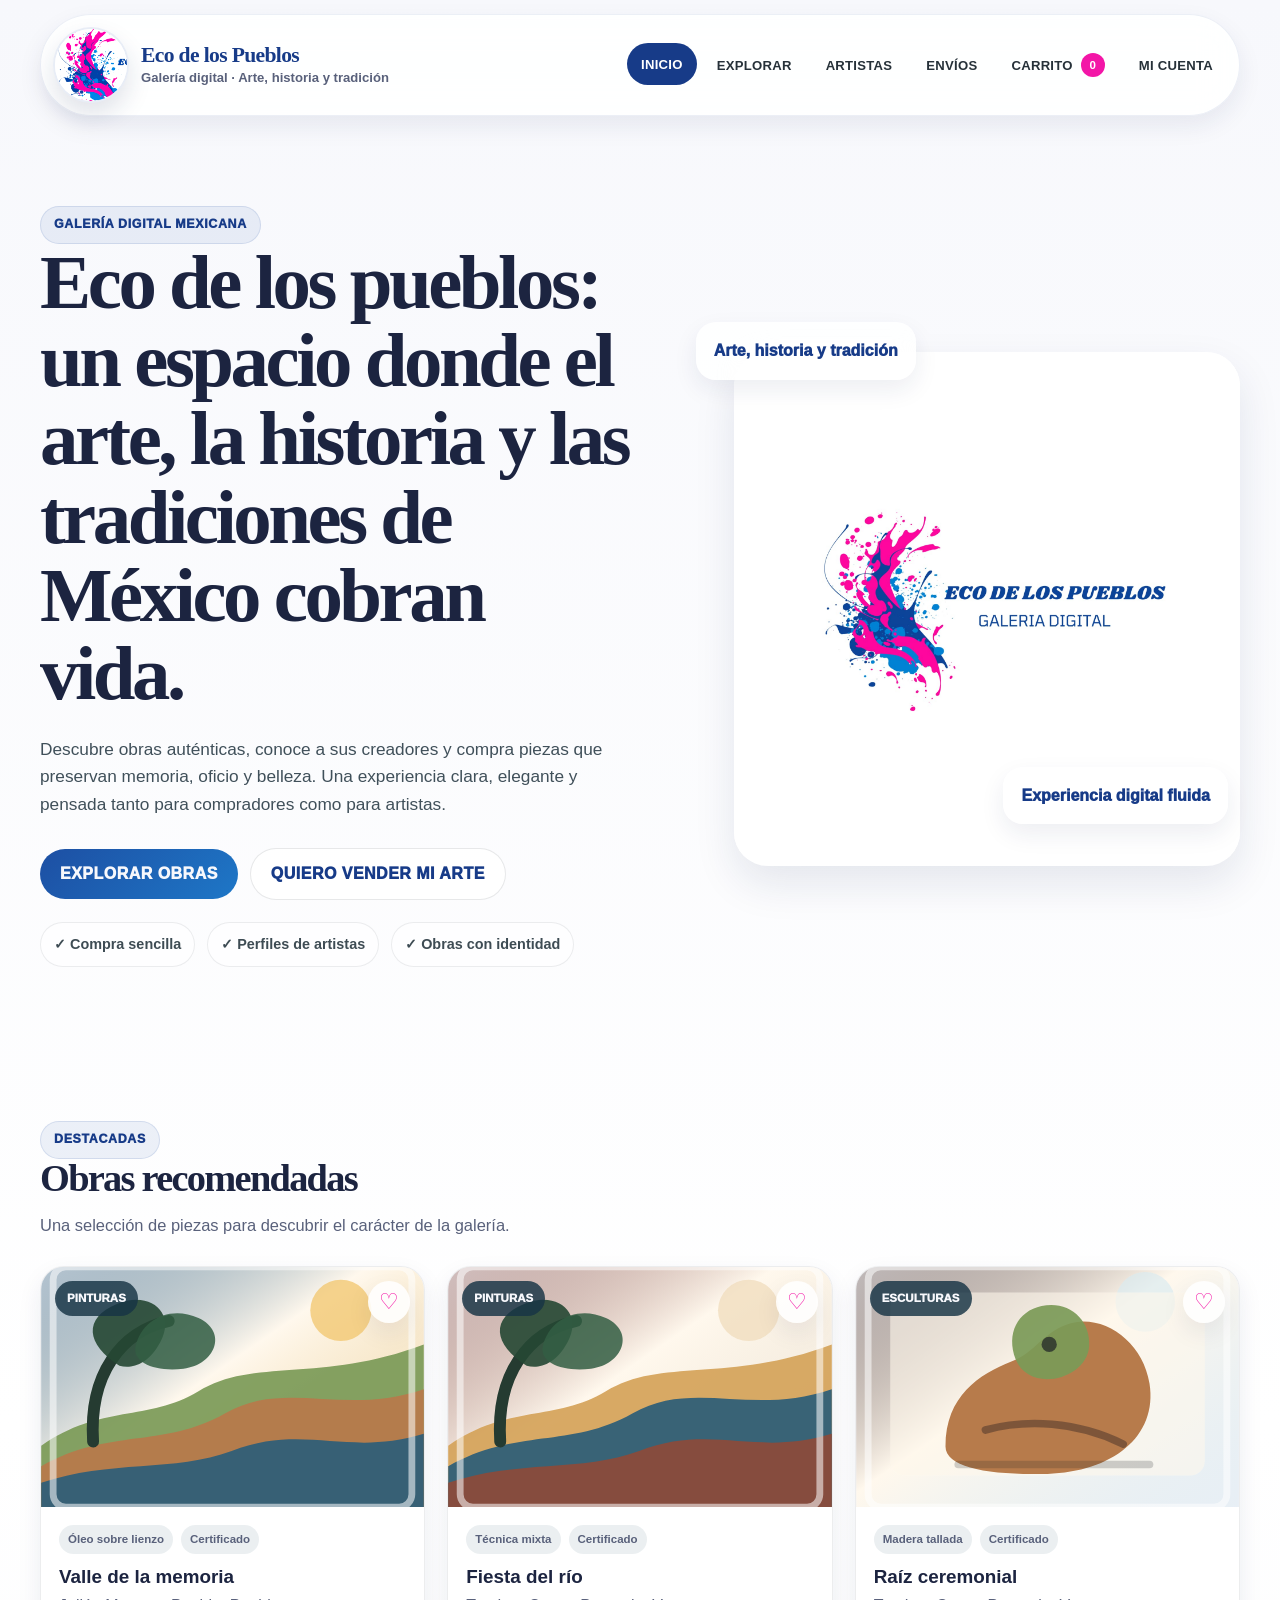
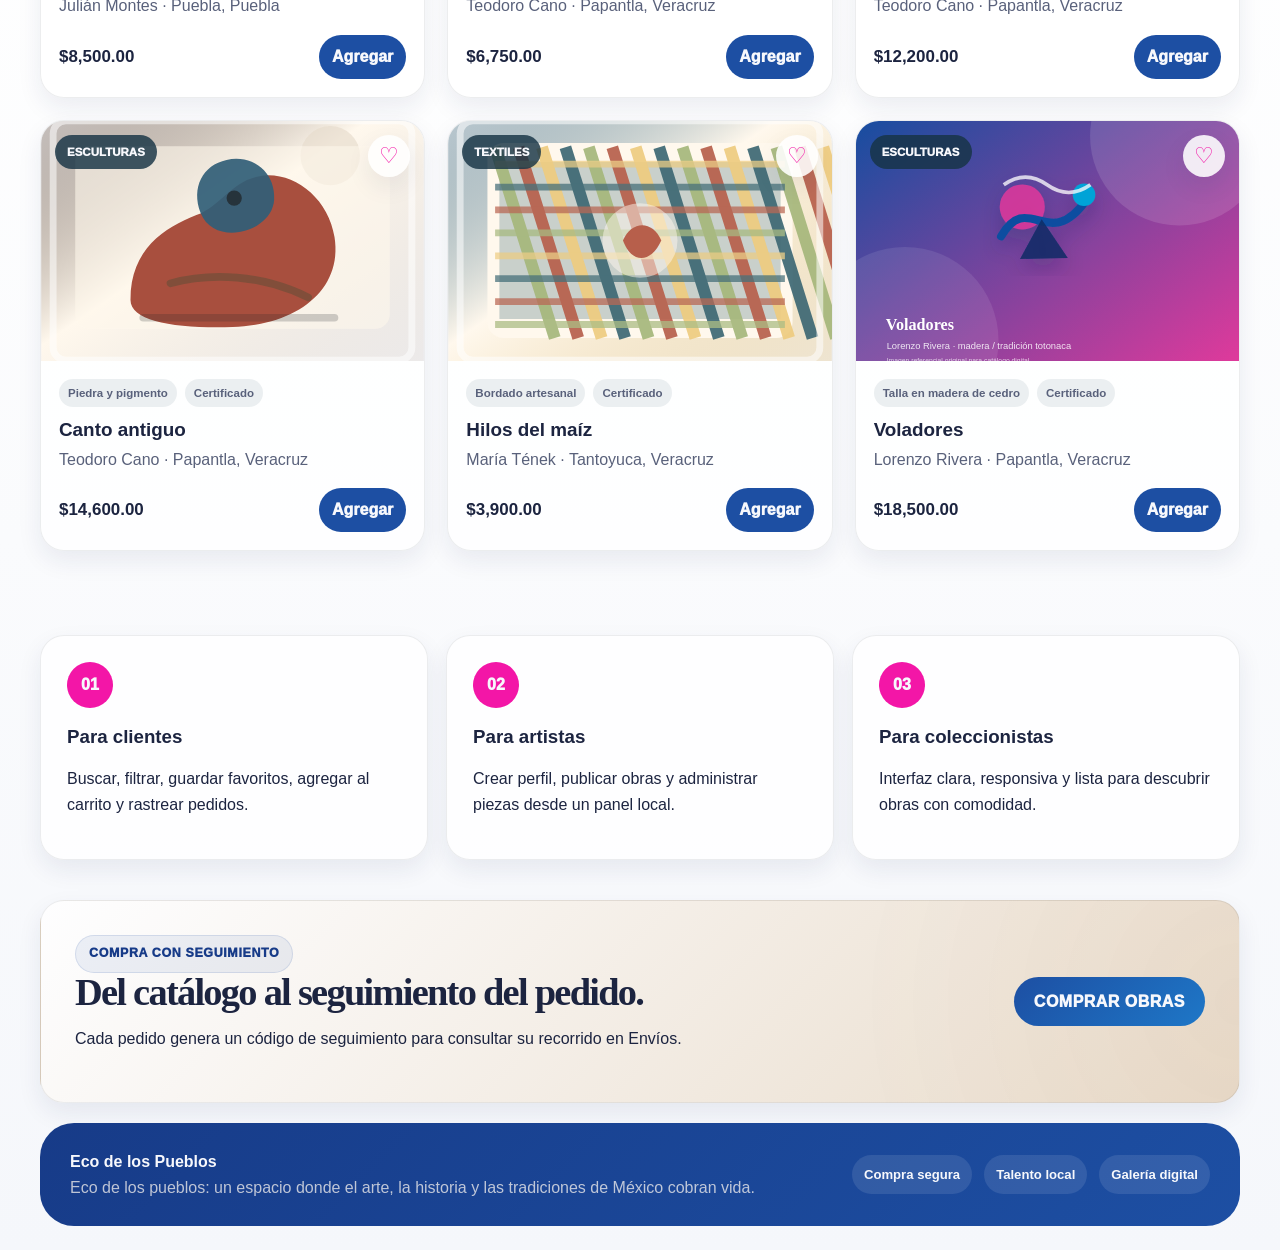
<file: index.html>
<!DOCTYPE html>
<html lang="es">
<head>
  <meta charset="UTF-8">
  <meta name="viewport" content="width=device-width, initial-scale=1.0">
  <title>Inicio | Eco de los Pueblos</title>
  <link rel="stylesheet" href="styles.css">
</head>
<body class="">

<header class="site-header" id="top">
  <a class="brand" href="index.html" aria-label="Ir al inicio de Eco de los Pueblos">
    <span class="brand-media">
      <img class="brand-logo" src="logo-nav.png" alt="Logo Eco de los Pueblos">
    </span>
    <span class="brand-text">
      <strong>Eco de los Pueblos</strong>
      <small>Galería digital · Arte, historia y tradición</small>
    </span>
  </a>

  <input class="nav-toggle" id="navToggle" type="checkbox" aria-label="Abrir menú">
  <label class="nav-button" for="navToggle"><span></span><span></span><span></span></label>

  <nav class="main-nav" aria-label="Navegación principal">
    <a href="index.html" data-nav="index">Inicio</a>
    <a href="catalogo.html" data-nav="catalogo">Explorar</a>
    <a href="artistas.html" data-nav="artistas">Artistas</a>
    <a href="envios.html" data-nav="envios">Envíos</a>
    <a class="artist-only" href="panel-artista.html" data-nav="panel-artista">Vender mi arte</a>
    <a class="admin-only" href="admin.html" data-nav="admin">Panel administrador</a>
    <a class="nav-cart" href="carrito.html" data-nav="carrito">Carrito <span id="cartCount">0</span></a>
    <a class="nav-account" href="cuenta.html" data-nav="cuenta">Mi cuenta</a>
  </nav>
</header>

  <main>

<section class="hero-section">
  <div class="hero-copy reveal">
    <span class="pill">Galería digital mexicana</span>
    <h1>Eco de los pueblos: un espacio donde el arte, la historia y las tradiciones de México cobran vida.</h1>
    <p>
      Descubre obras auténticas, conoce a sus creadores y compra piezas que preservan memoria,
      oficio y belleza. Una experiencia clara, elegante y pensada tanto para compradores como para artistas.
    </p>
    <div class="hero-actions">
      <a class="btn btn-primary" href="catalogo.html">Explorar obras</a>
      <a class="btn btn-soft artist-cta" href="registro-artista.html">Quiero vender mi arte</a>
    </div>
    <div class="trust-row">
      <span>✓ Compra sencilla</span>
      <span>✓ Perfiles de artistas</span>
      <span>✓ Obras con identidad</span>
    </div>
  </div>
  <div class="hero-gallery reveal">
    <div class="hero-card hero-main"><img src="logo-eco.png" alt="Logo de Eco de los Pueblos"></div>
    <div class="floating-card one">Arte, historia y tradición</div>
    <div class="floating-card two">Experiencia digital fluida</div>
  </div>
</section>

<section class="section">
  <div class="section-head">
    <span class="pill">Destacadas</span>
    <h2>Obras recomendadas</h2>
    <p>Una selección de piezas para descubrir el carácter de la galería.</p>
  </div>
  <div class="art-grid" id="featuredGrid"></div>
</section>

<section class="experience-strip">
  <article>
    <span>01</span>
    <h3>Para clientes</h3>
    <p>Buscar, filtrar, guardar favoritos, agregar al carrito y rastrear pedidos.</p>
  </article>
  <article>
    <span>02</span>
    <h3>Para artistas</h3>
    <p>Crear perfil, publicar obras y administrar piezas desde un panel local.</p>
  </article>
  <article>
    <span>03</span>
    <h3>Para coleccionistas</h3>
    <p>Interfaz clara, responsiva y lista para descubrir obras con comodidad.</p>
  </article>
</section>

<section class="section split-cta">
  <div>
    <span class="pill">Compra con seguimiento</span>
    <h2>Del catálogo al seguimiento del pedido.</h2>
    <p>Cada pedido genera un código de seguimiento para consultar su recorrido en Envíos.</p>
  </div>
  <a class="btn btn-primary" href="catalogo.html">Comprar obras</a>
</section>

  </main>

<footer class="site-footer">
  <div>
    <strong>Eco de los Pueblos</strong>
    <p>Eco de los pueblos: un espacio donde el arte, la historia y las tradiciones de México cobran vida.</p>
  </div>
  <div class="footer-mini">
    <span>Compra segura</span>
    <span>Talento local</span>
    <span>Galería digital</span>
  </div>
</footer>

  <div class="toast" id="toast" role="status"></div>
  <script src="data.js"></script>
  <script src="app.js"></script>
</body>
</html>
</file>
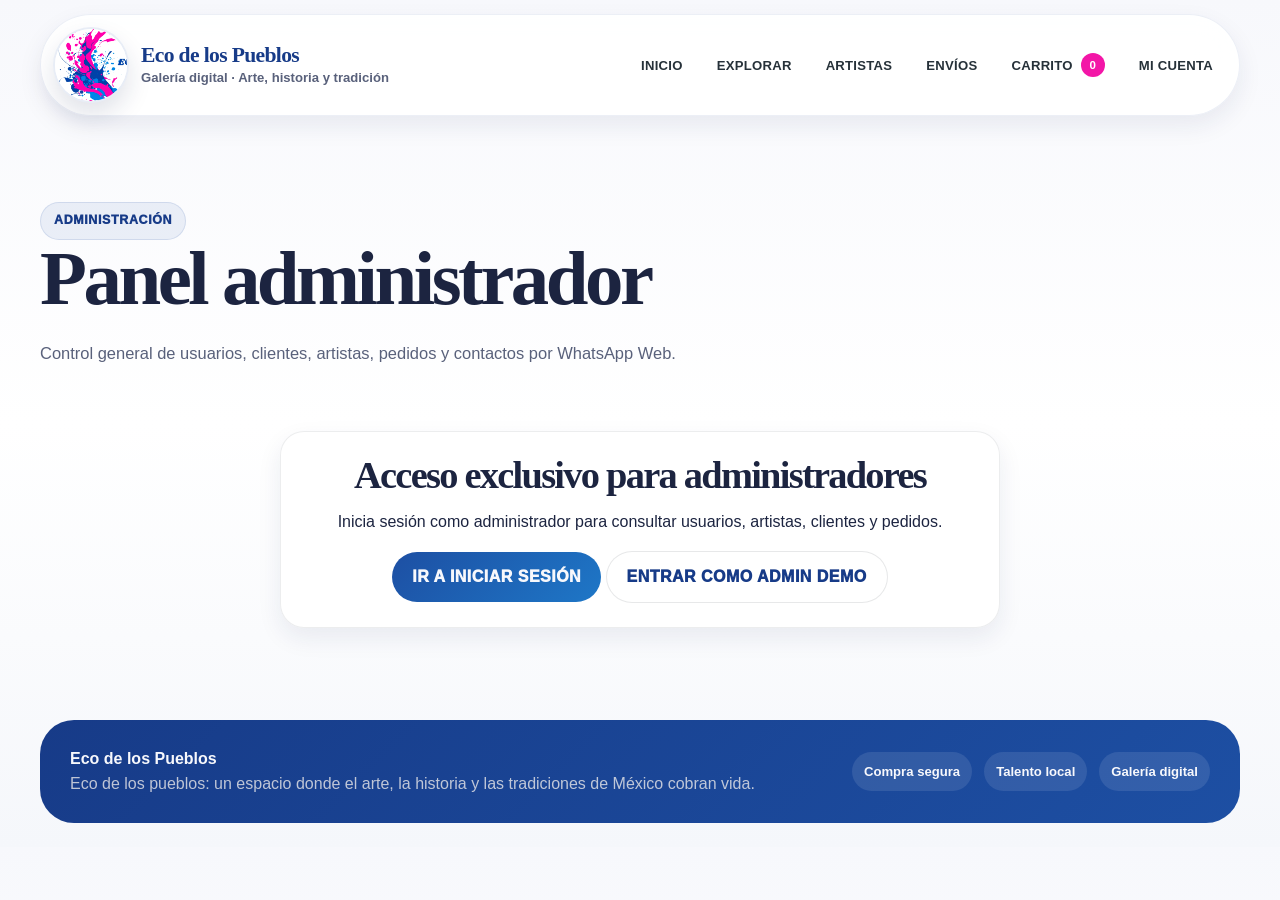
<file: admin.html>
<!DOCTYPE html>
<html lang="es">
<head>
  <meta charset="UTF-8">
  <meta name="viewport" content="width=device-width, initial-scale=1.0">
  <title>Panel administrador | Eco de los Pueblos</title>
  <link rel="stylesheet" href="styles.css">
</head>
<body>

<header class="site-header" id="top">
  <a class="brand" href="index.html" aria-label="Ir al inicio de Eco de los Pueblos">
    <span class="brand-media">
      <img class="brand-logo" src="logo-nav.png" alt="Logo Eco de los Pueblos">
    </span>
    <span class="brand-text">
      <strong>Eco de los Pueblos</strong>
      <small>Galería digital · Arte, historia y tradición</small>
    </span>
  </a>

  <input class="nav-toggle" id="navToggle" type="checkbox" aria-label="Abrir menú">
  <label class="nav-button" for="navToggle"><span></span><span></span><span></span></label>

  <nav class="main-nav" aria-label="Navegación principal">
    <a href="index.html" data-nav="index">Inicio</a>
    <a href="catalogo.html" data-nav="catalogo">Explorar</a>
    <a href="artistas.html" data-nav="artistas">Artistas</a>
    <a href="envios.html" data-nav="envios">Envíos</a>
    <a class="artist-only" href="panel-artista.html" data-nav="panel-artista">Vender mi arte</a>
    <a class="admin-only" href="admin.html" data-nav="admin">Panel administrador</a>
    <a class="nav-cart" href="carrito.html" data-nav="carrito">Carrito <span id="cartCount">0</span></a>
    <a class="nav-account" href="cuenta.html" data-nav="cuenta">Mi cuenta</a>
  </nav>
</header>

<main>
  <section class="page-hero compact-hero admin-hero">
    <span class="pill">Administración</span>
    <h1>Panel administrador</h1>
    <p>Control general de usuarios, clientes, artistas, pedidos y contactos por WhatsApp Web.</p>
  </section>

  <section class="admin-shell" id="adminShell">
    <div class="admin-state" id="adminState"></div>

    <div class="admin-dashboard" id="adminDashboard">
      <section class="admin-stats" id="adminStats"></section>

      <section class="admin-tools">
        <div class="admin-tabs" id="adminTabs">
          <button type="button" data-admin-tab="resumen">Resumen</button>
          <button type="button" data-admin-tab="usuarios">Usuarios</button>
          <button type="button" data-admin-tab="clientes">Clientes</button>
          <button type="button" data-admin-tab="artistas">Artistas</button>
          <button type="button" data-admin-tab="pedidos">Pedidos</button>
        </div>

        <div class="admin-filterbar">
          <input id="adminSearch" type="search" placeholder="Buscar por nombre, correo, teléfono, rol o pedido...">
          <select id="adminRoleFilter">
            <option value="all">Todos los roles</option>
            <option value="cliente">Clientes</option>
            <option value="artista">Artistas</option>
            <option value="admin">Administradores</option>
          </select>
        </div>

        <div class="admin-content" id="adminContent"></div>
      </section>
    </div>
  </section>
</main>

<footer class="site-footer">
  <div>
    <strong>Eco de los Pueblos</strong>
    <p>Eco de los pueblos: un espacio donde el arte, la historia y las tradiciones de México cobran vida.</p>
  </div>
  <div class="footer-mini">
    <span>Compra segura</span>
    <span>Talento local</span>
    <span>Galería digital</span>
  </div>
</footer>

<div class="toast" id="toast" role="status"></div>
<script src="data.js"></script>
<script src="app.js"></script>
</body>
</html>
</file>
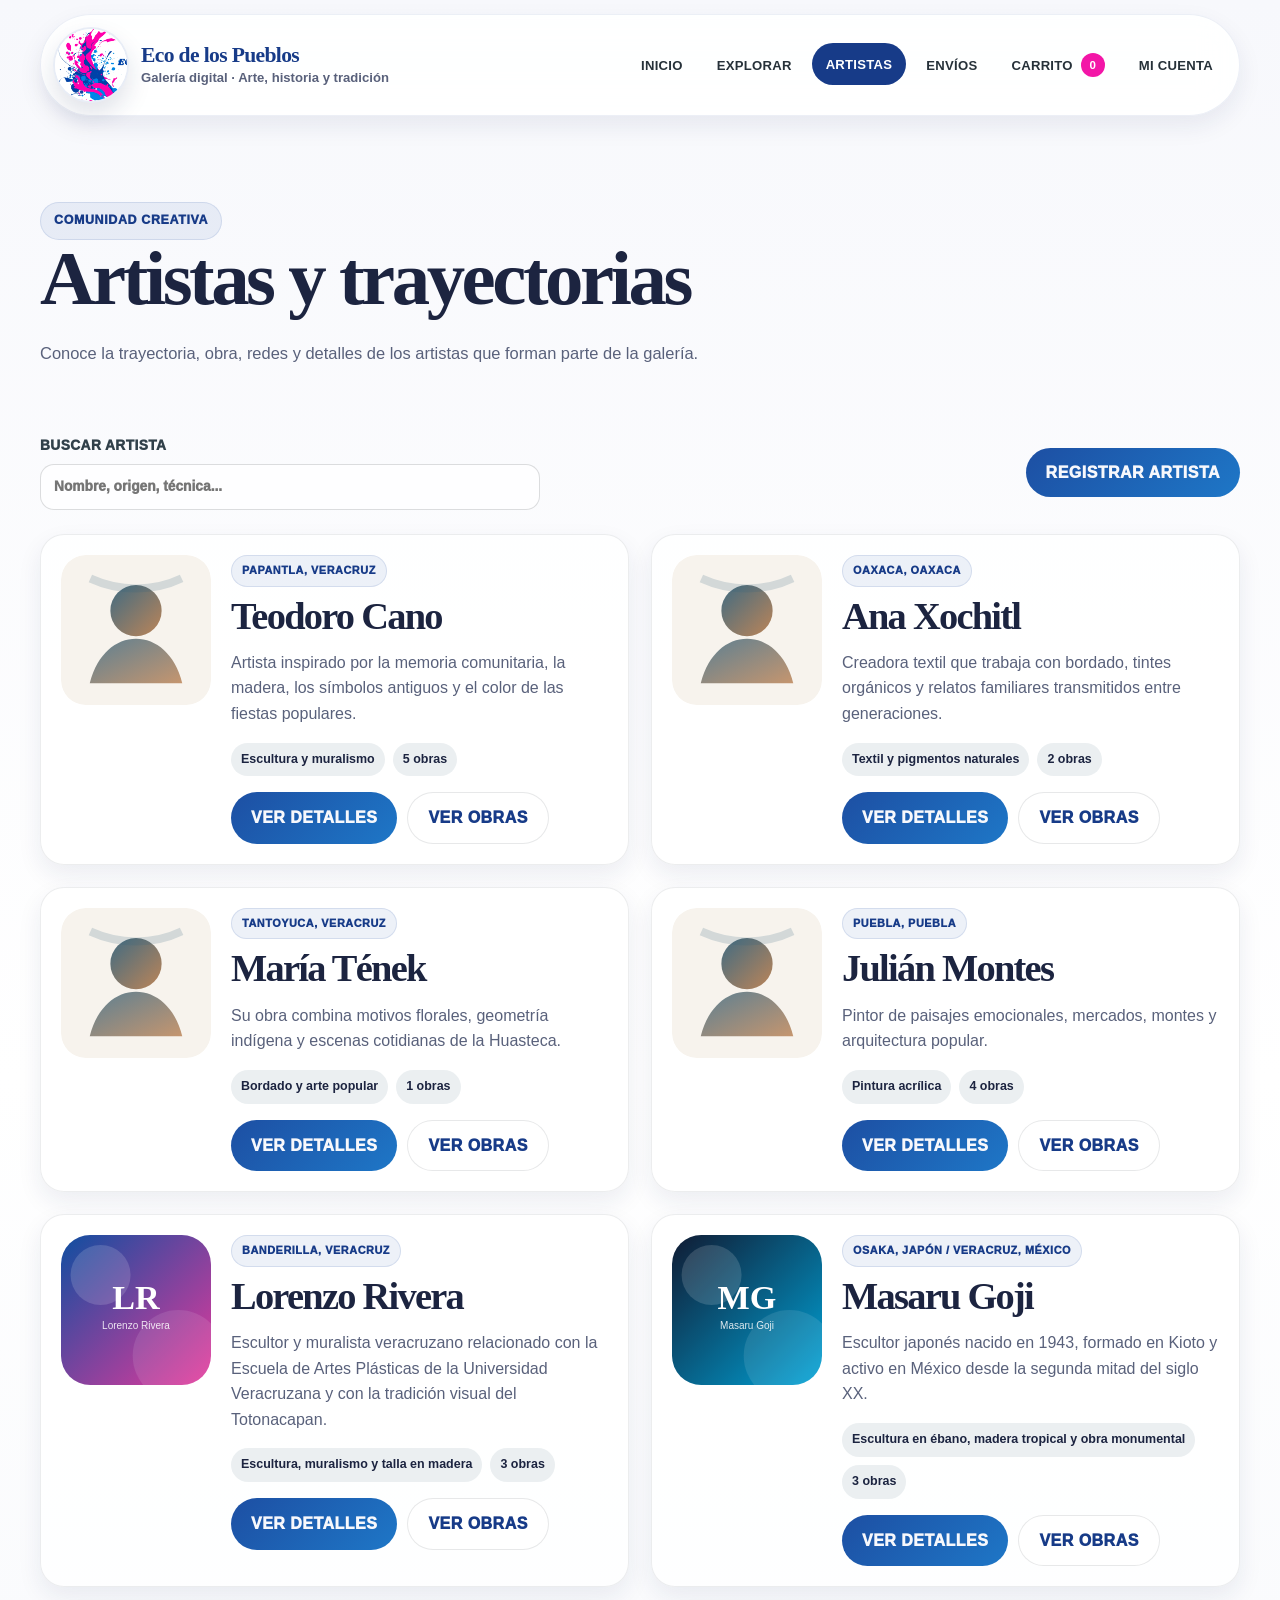
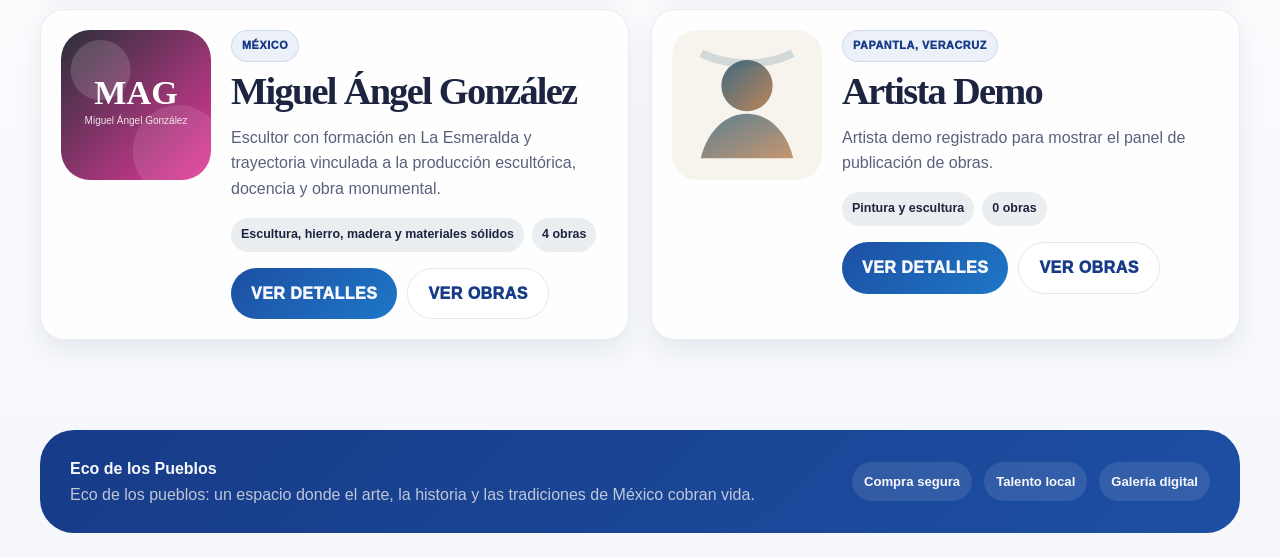
<file: artistas.html>
<!DOCTYPE html>
<html lang="es">
<head>
  <meta charset="UTF-8">
  <meta name="viewport" content="width=device-width, initial-scale=1.0">
  <title>Artistas | Eco de los Pueblos</title>
  <link rel="stylesheet" href="styles.css">
</head>
<body class="">

<header class="site-header" id="top">
  <a class="brand" href="index.html" aria-label="Ir al inicio de Eco de los Pueblos">
    <span class="brand-media">
      <img class="brand-logo" src="logo-nav.png" alt="Logo Eco de los Pueblos">
    </span>
    <span class="brand-text">
      <strong>Eco de los Pueblos</strong>
      <small>Galería digital · Arte, historia y tradición</small>
    </span>
  </a>

  <input class="nav-toggle" id="navToggle" type="checkbox" aria-label="Abrir menú">
  <label class="nav-button" for="navToggle"><span></span><span></span><span></span></label>

  <nav class="main-nav" aria-label="Navegación principal">
    <a href="index.html" data-nav="index">Inicio</a>
    <a href="catalogo.html" data-nav="catalogo">Explorar</a>
    <a href="artistas.html" data-nav="artistas">Artistas</a>
    <a href="envios.html" data-nav="envios">Envíos</a>
    <a class="artist-only" href="panel-artista.html" data-nav="panel-artista">Vender mi arte</a>
    <a class="admin-only" href="admin.html" data-nav="admin">Panel administrador</a>
    <a class="nav-cart" href="carrito.html" data-nav="carrito">Carrito <span id="cartCount">0</span></a>
    <a class="nav-account" href="cuenta.html" data-nav="cuenta">Mi cuenta</a>
  </nav>
</header>

  <main>

<section class="page-hero compact-hero">
  <span class="pill">Comunidad creativa</span>
  <h1>Artistas y trayectorias</h1>
  <p>Conoce la trayectoria, obra, redes y detalles de los artistas que forman parte de la galería.</p>
</section>

<section class="artist-tools">
  <label>Buscar artista
    <input id="artistSearch" type="search" placeholder="Nombre, origen, técnica...">
  </label>
  <a class="btn btn-primary" href="registro-artista.html">Registrar artista</a>
</section>

<section class="artist-grid" id="artistGrid"></section>

  </main>

<footer class="site-footer">
  <div>
    <strong>Eco de los Pueblos</strong>
    <p>Eco de los pueblos: un espacio donde el arte, la historia y las tradiciones de México cobran vida.</p>
  </div>
  <div class="footer-mini">
    <span>Compra segura</span>
    <span>Talento local</span>
    <span>Galería digital</span>
  </div>
</footer>

  <div class="toast" id="toast" role="status"></div>
  <script src="data.js"></script>
  <script src="app.js"></script>
</body>
</html>
</file>
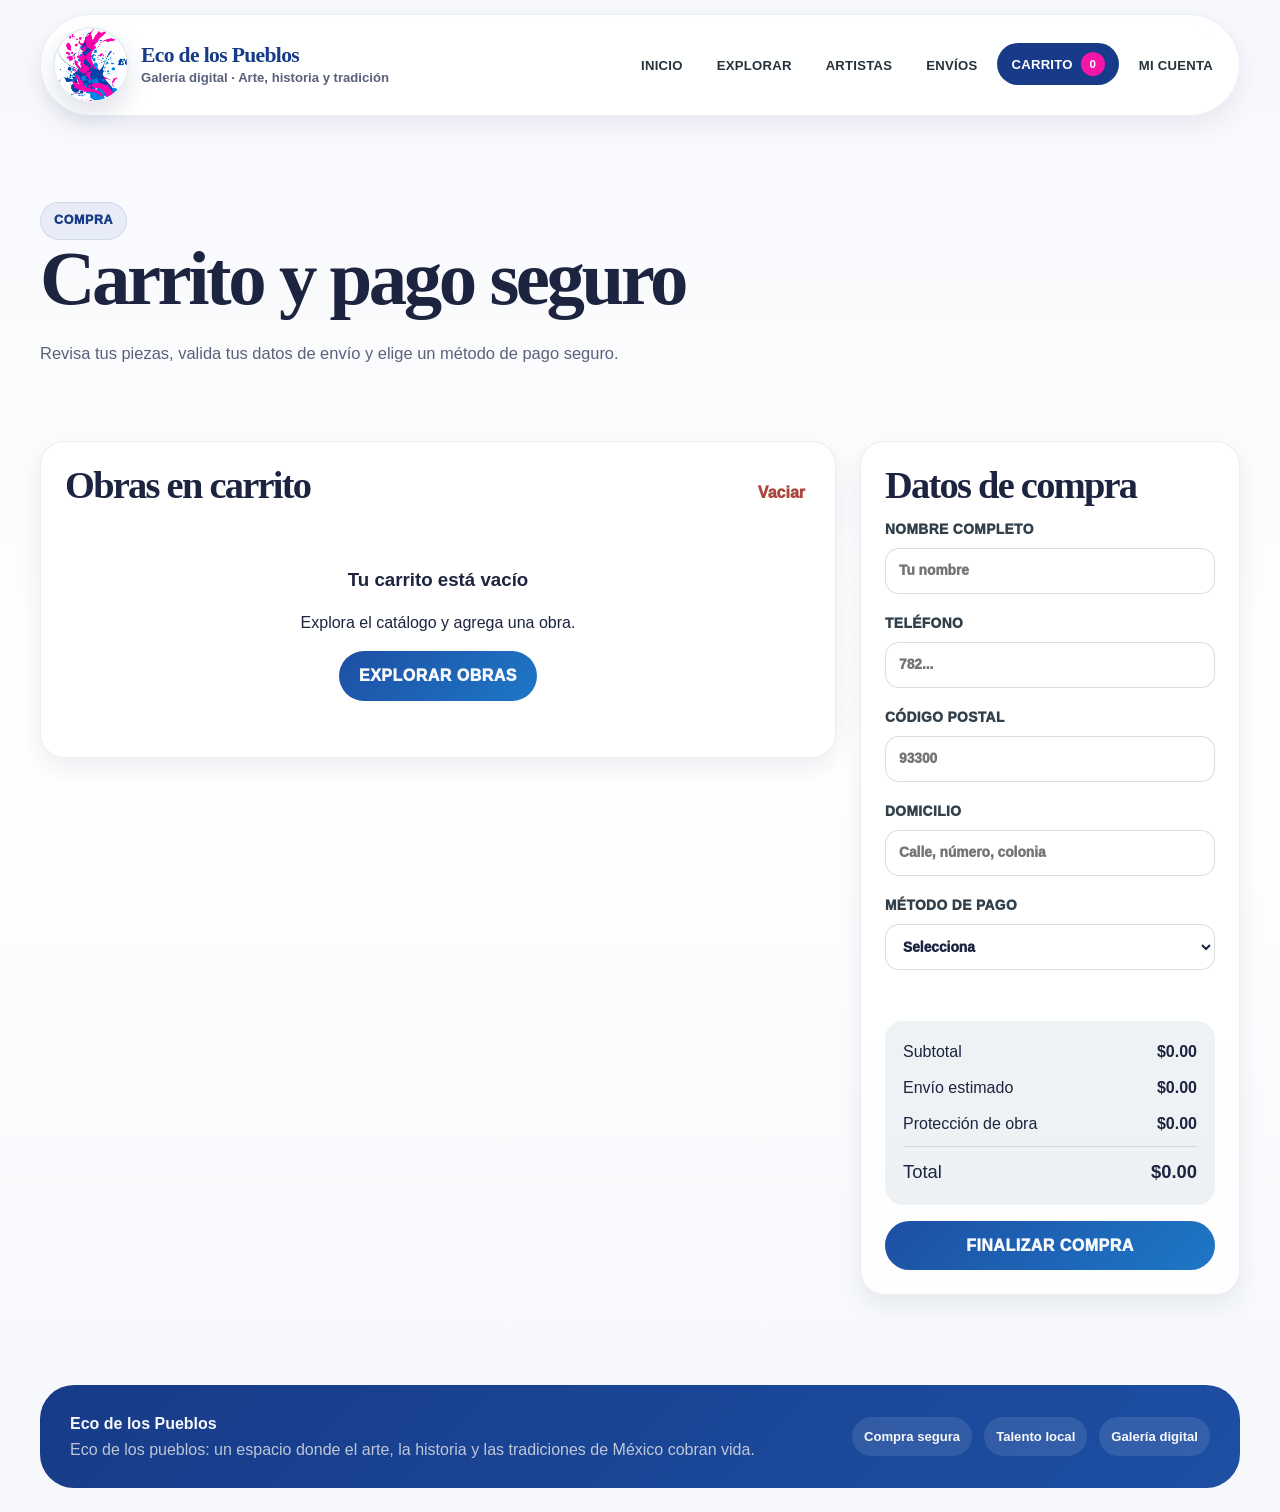
<file: carrito.html>
<!DOCTYPE html>
<html lang="es">
<head>
  <meta charset="UTF-8">
  <meta name="viewport" content="width=device-width, initial-scale=1.0">
  <title>Carrito | Eco de los Pueblos</title>
  <link rel="stylesheet" href="styles.css">
</head>
<body class="">

<header class="site-header" id="top">
  <a class="brand" href="index.html" aria-label="Ir al inicio de Eco de los Pueblos">
    <span class="brand-media">
      <img class="brand-logo" src="logo-nav.png" alt="Logo Eco de los Pueblos">
    </span>
    <span class="brand-text">
      <strong>Eco de los Pueblos</strong>
      <small>Galería digital · Arte, historia y tradición</small>
    </span>
  </a>

  <input class="nav-toggle" id="navToggle" type="checkbox" aria-label="Abrir menú">
  <label class="nav-button" for="navToggle"><span></span><span></span><span></span></label>

  <nav class="main-nav" aria-label="Navegación principal">
    <a href="index.html" data-nav="index">Inicio</a>
    <a href="catalogo.html" data-nav="catalogo">Explorar</a>
    <a href="artistas.html" data-nav="artistas">Artistas</a>
    <a href="envios.html" data-nav="envios">Envíos</a>
    <a class="artist-only" href="panel-artista.html" data-nav="panel-artista">Vender mi arte</a>
    <a class="admin-only" href="admin.html" data-nav="admin">Panel administrador</a>
    <a class="nav-cart" href="carrito.html" data-nav="carrito">Carrito <span id="cartCount">0</span></a>
    <a class="nav-account" href="cuenta.html" data-nav="cuenta">Mi cuenta</a>
  </nav>
</header>

  <main>

<section class="page-hero compact-hero">
  <span class="pill">Compra</span>
  <h1>Carrito y pago seguro</h1>
  <p>Revisa tus piezas, valida tus datos de envío y elige un método de pago seguro.</p>
</section>

<section class="cart-page">
  <div class="cart-items-panel">
    <div class="panel-head">
      <h2>Obras en carrito</h2>
      <button class="link-button" id="emptyCart" type="button">Vaciar</button>
    </div>
    <div id="cartItems"></div>
  </div>

  <aside class="checkout-panel">
    <h2>Datos de compra</h2>
    <form id="checkoutForm" class="checkout-form">
      <label>Nombre completo
        <input name="name" type="text" placeholder="Tu nombre" required>
      </label>
      <label>Teléfono
        <input name="phone" type="tel" placeholder="782..." required>
      </label>
      <label>Código postal
        <input name="zip" type="text" placeholder="93300" required>
      </label>
      <label>Domicilio
        <input name="address" type="text" placeholder="Calle, número, colonia" required>
      </label>
      <label>Método de pago
        <select name="payment" id="paymentMethod" required>
          <option value="">Selecciona</option>
          <option value="transferencia">Transferencia bancaria</option>
          <option value="paypal">PayPal</option>
          <option value="mercado-pago">Mercado Pago / Mercado Libre</option>
        </select>
      </label>
      <div class="payment-options" id="paymentOptions"></div>

      <div class="summary-box" id="cartSummary"></div>
      <button class="btn btn-primary full" type="submit">Finalizar compra</button>
    </form>

    <div class="order-success" id="orderSuccess"></div>
  </aside>
</section>

  </main>

<footer class="site-footer">
  <div>
    <strong>Eco de los Pueblos</strong>
    <p>Eco de los pueblos: un espacio donde el arte, la historia y las tradiciones de México cobran vida.</p>
  </div>
  <div class="footer-mini">
    <span>Compra segura</span>
    <span>Talento local</span>
    <span>Galería digital</span>
  </div>
</footer>

  <div class="toast" id="toast" role="status"></div>
  <script src="data.js"></script>
  <script src="app.js"></script>
</body>
</html>
</file>
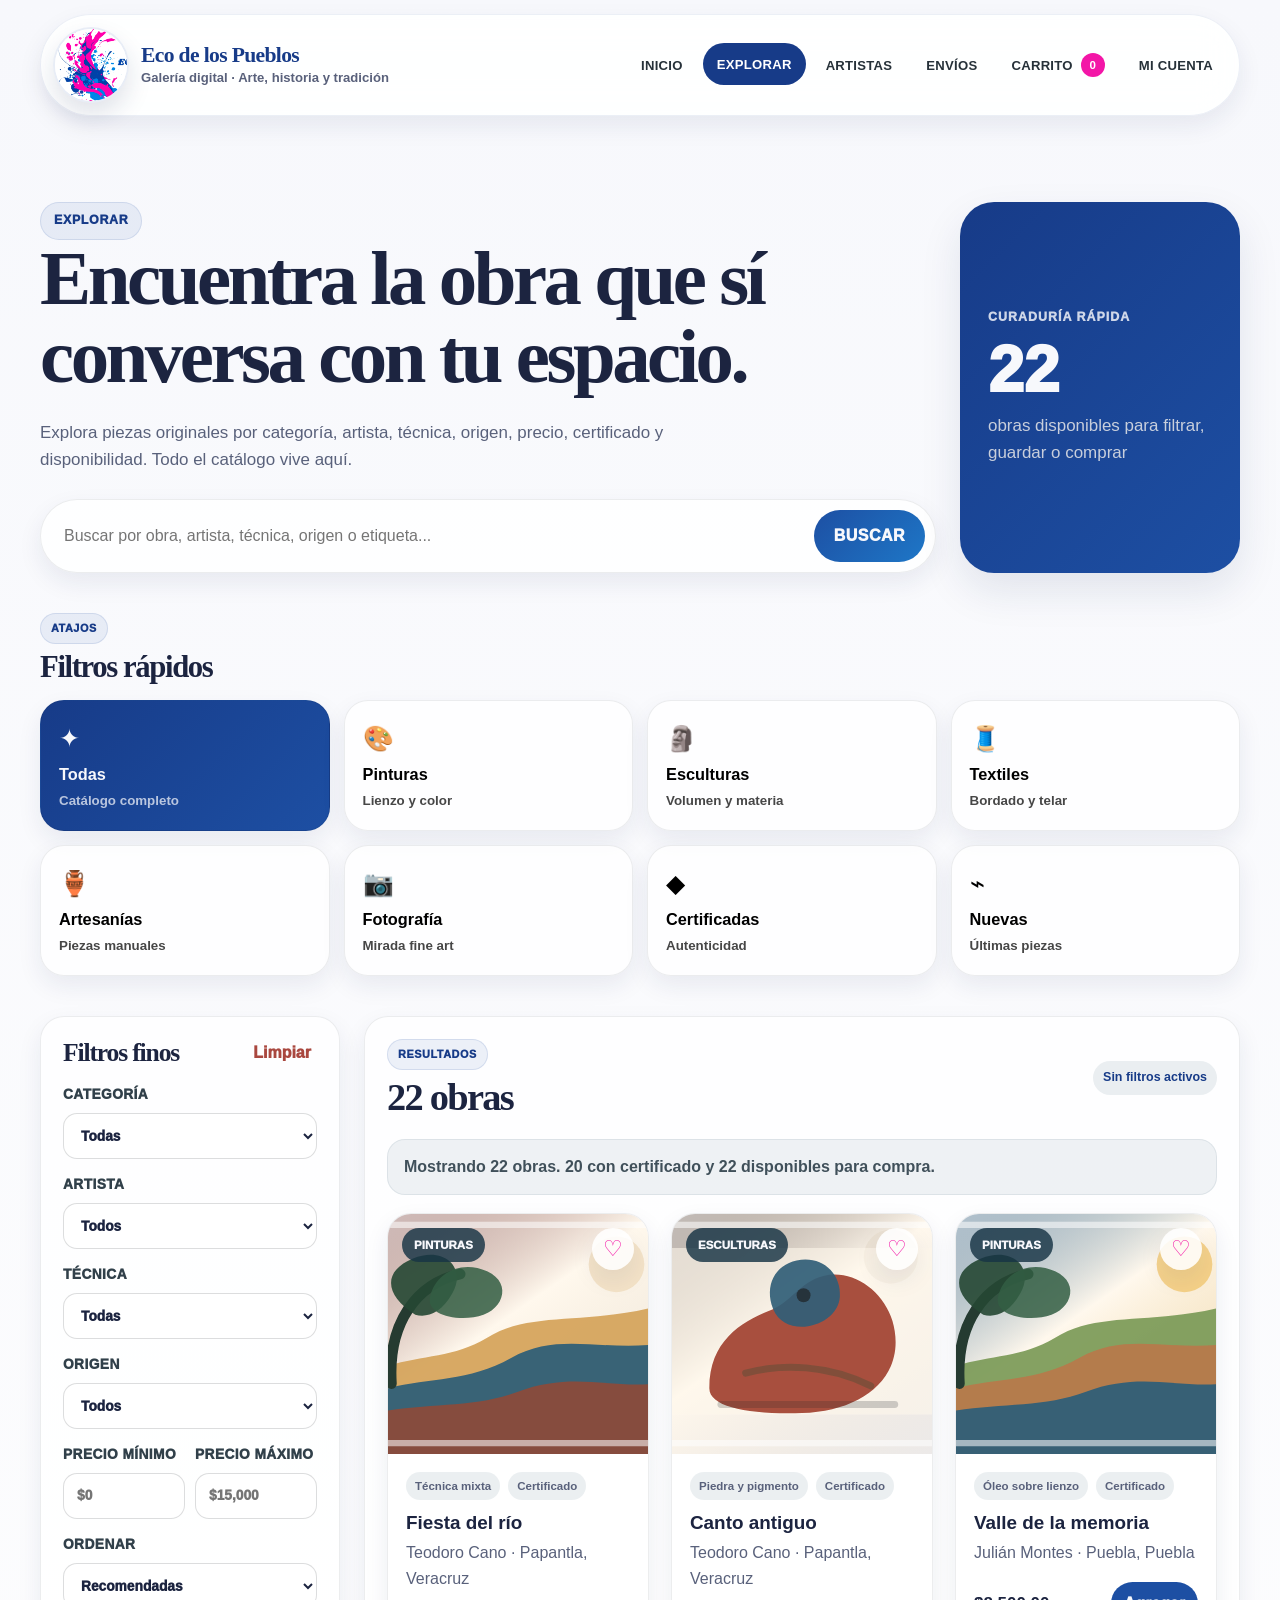
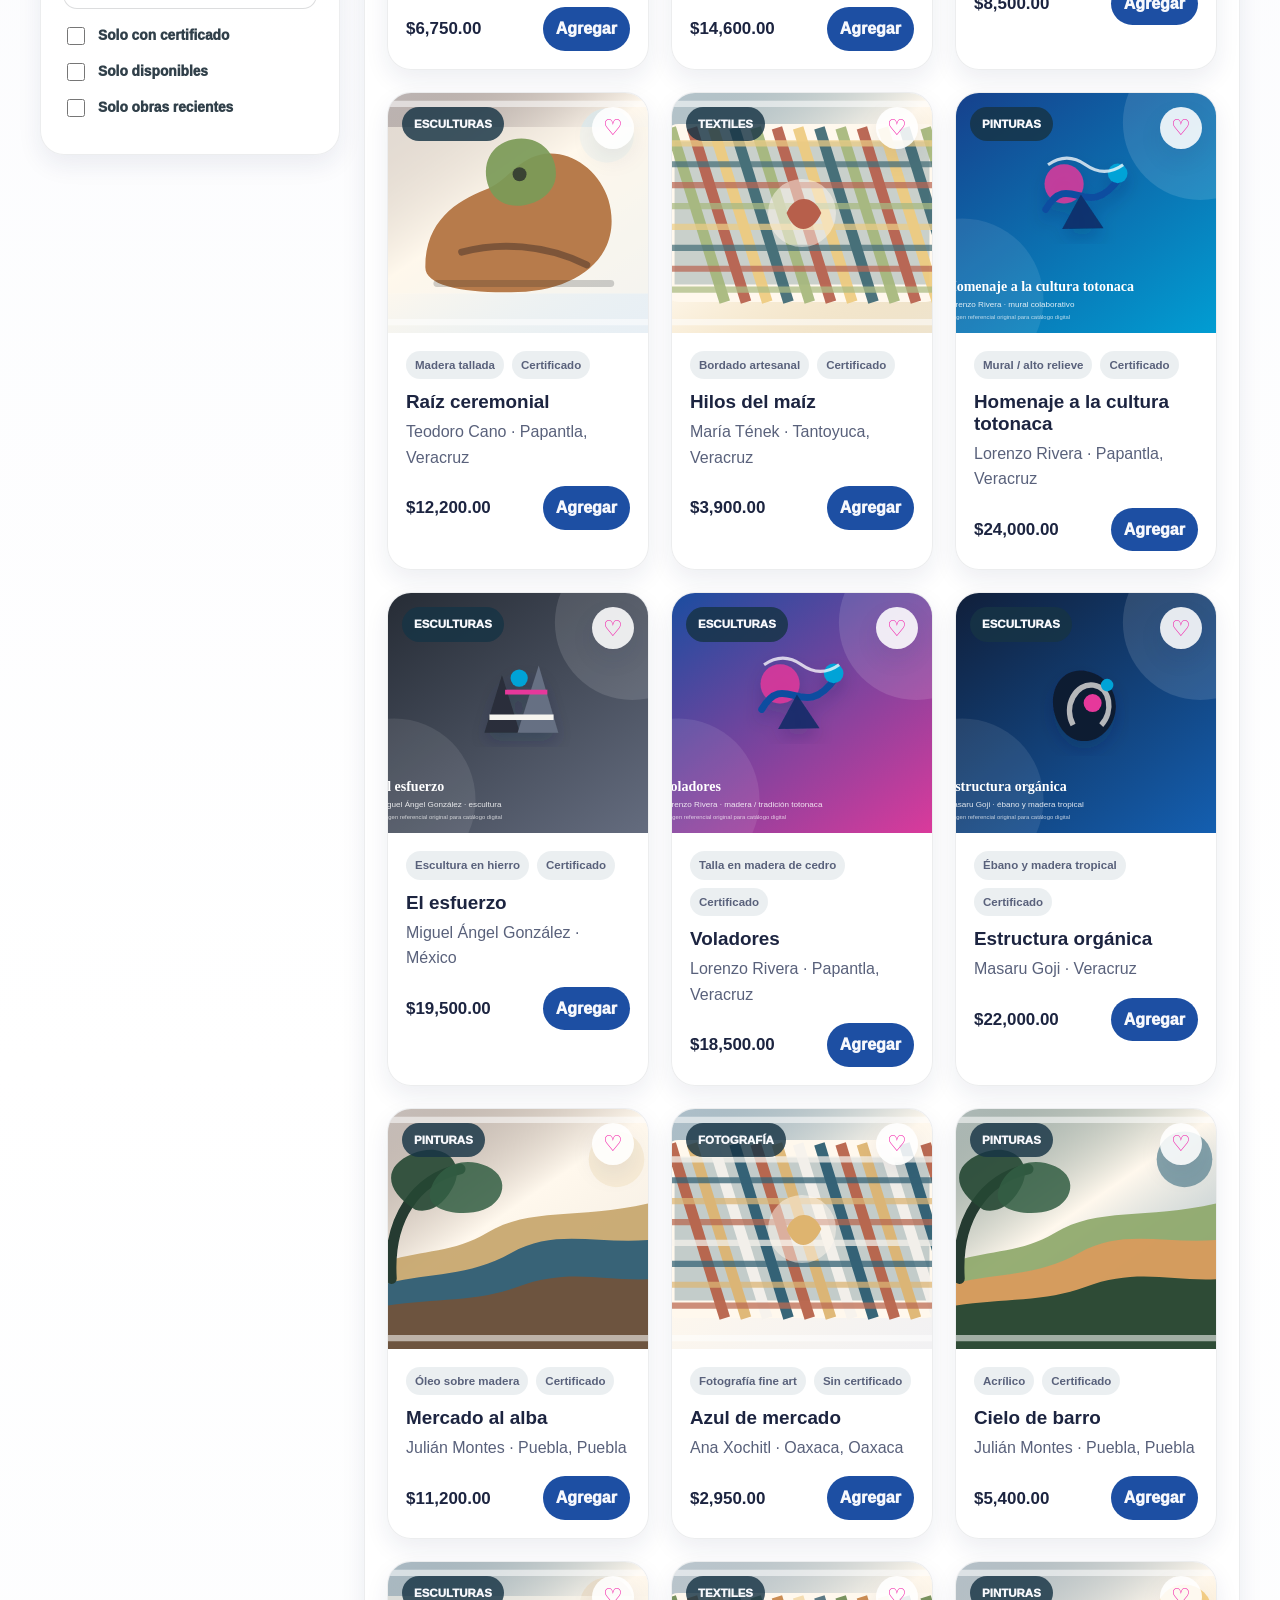
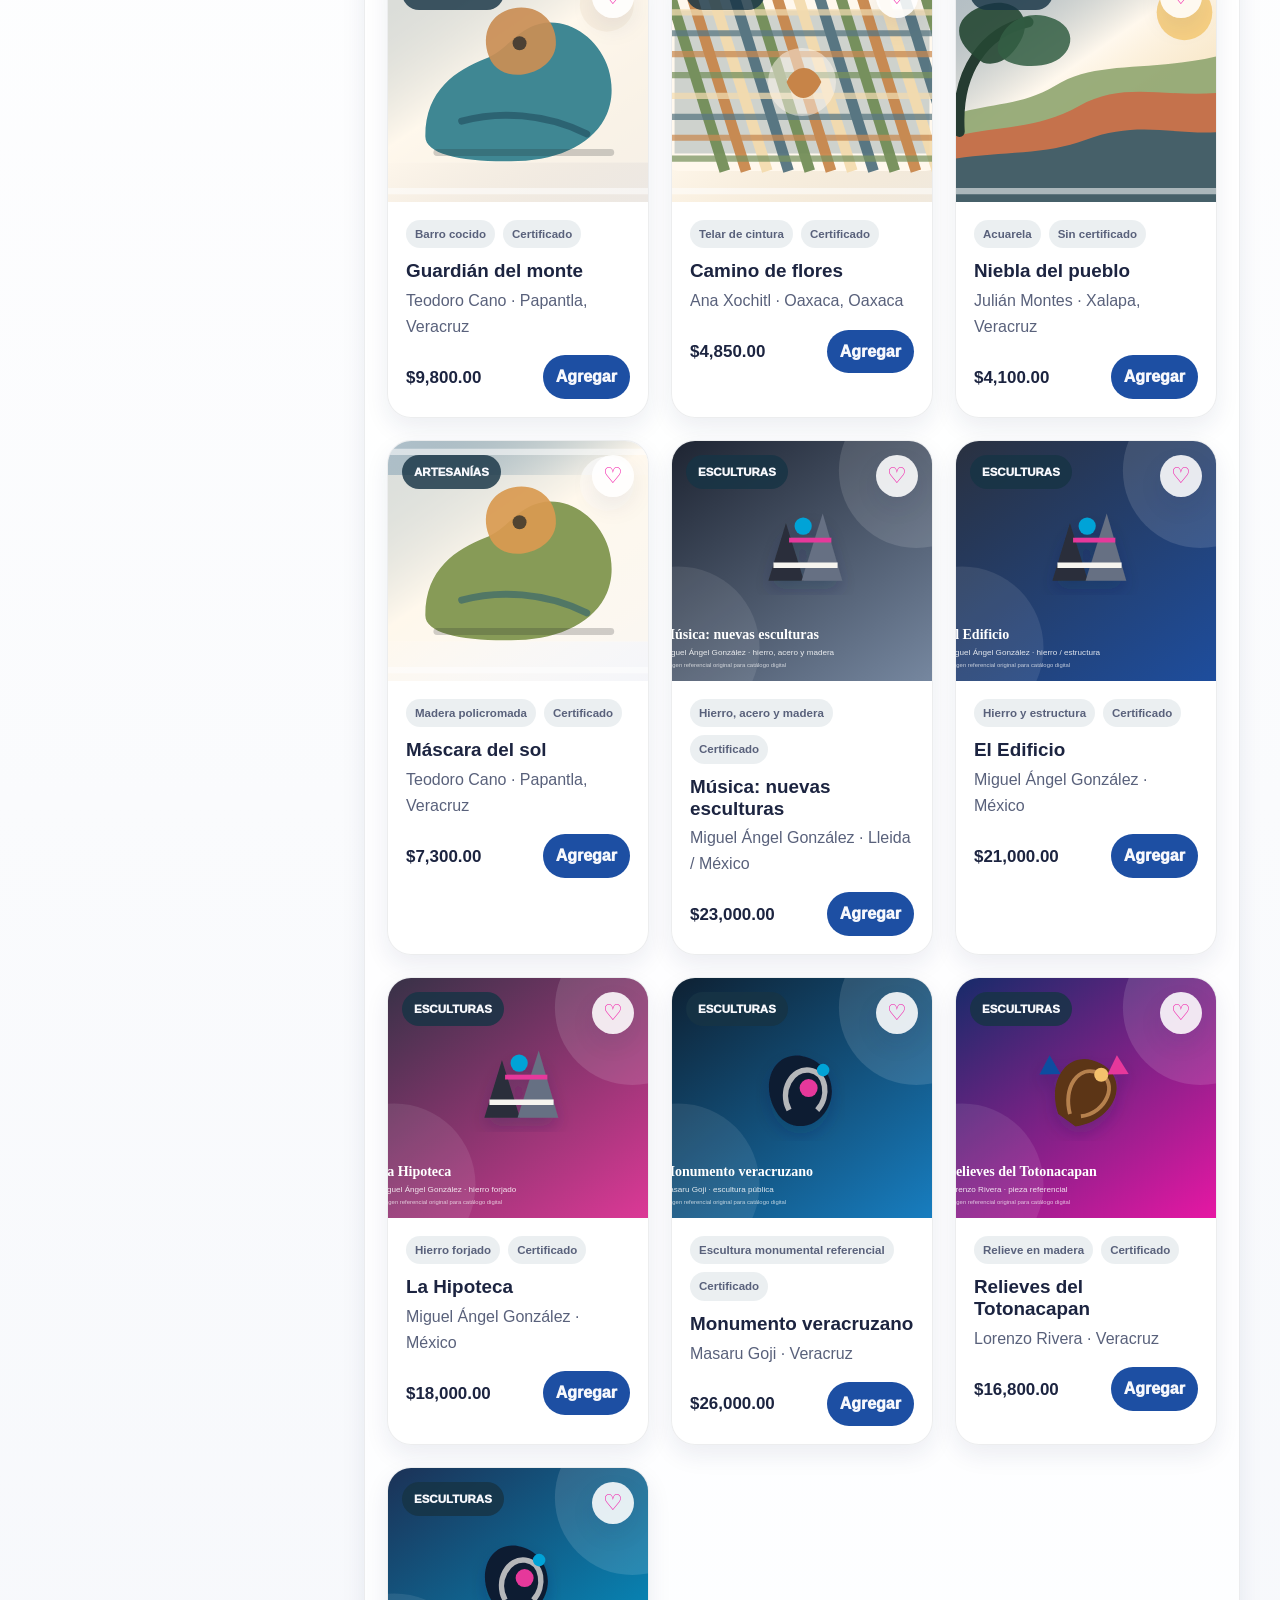
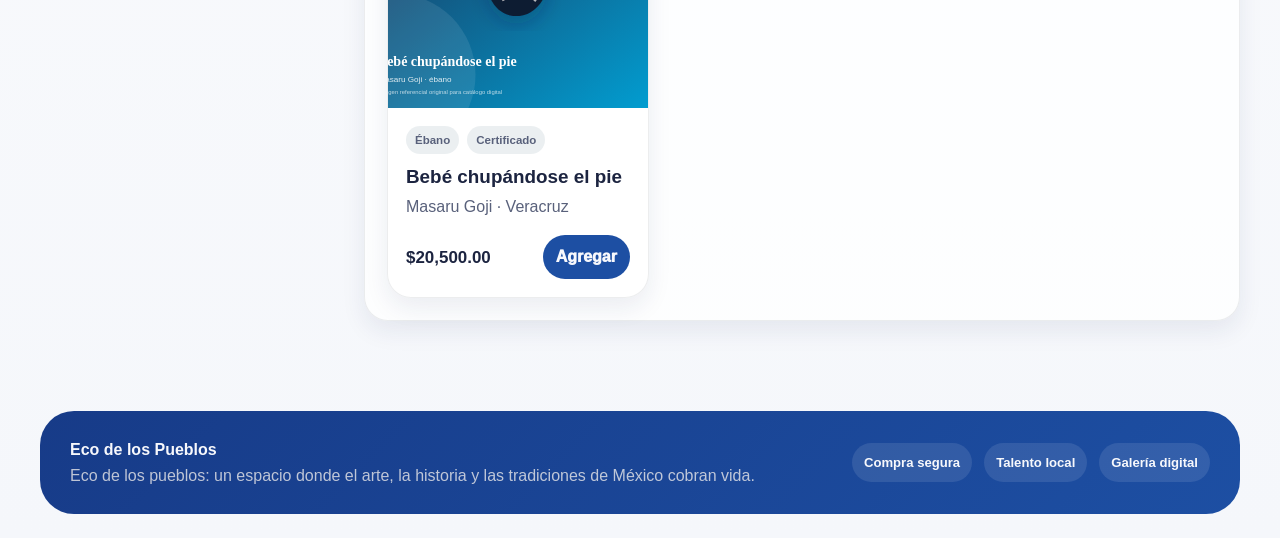
<file: catalogo.html>
<!DOCTYPE html>
<html lang="es">
<head>
  <meta charset="UTF-8">
  <meta name="viewport" content="width=device-width, initial-scale=1.0">
  <title>Explorar obras | Eco de los Pueblos</title>
  <link rel="stylesheet" href="styles.css">
</head>
<body class="">

<header class="site-header" id="top">
  <a class="brand" href="index.html" aria-label="Ir al inicio de Eco de los Pueblos">
    <span class="brand-media">
      <img class="brand-logo" src="logo-nav.png" alt="Logo Eco de los Pueblos">
    </span>
    <span class="brand-text">
      <strong>Eco de los Pueblos</strong>
      <small>Galería digital · Arte, historia y tradición</small>
    </span>
  </a>

  <input class="nav-toggle" id="navToggle" type="checkbox" aria-label="Abrir menú">
  <label class="nav-button" for="navToggle"><span></span><span></span><span></span></label>

  <nav class="main-nav" aria-label="Navegación principal">
    <a href="index.html" data-nav="index">Inicio</a>
    <a href="catalogo.html" data-nav="catalogo">Explorar</a>
    <a href="artistas.html" data-nav="artistas">Artistas</a>
    <a href="envios.html" data-nav="envios">Envíos</a>
    <a class="artist-only" href="panel-artista.html" data-nav="panel-artista">Vender mi arte</a>
    <a class="admin-only" href="admin.html" data-nav="admin">Panel administrador</a>
    <a class="nav-cart" href="carrito.html" data-nav="carrito">Carrito <span id="cartCount">0</span></a>
    <a class="nav-account" href="cuenta.html" data-nav="cuenta">Mi cuenta</a>
  </nav>
</header>
  <main>

<section class="explore-hero">
  <div>
    <span class="pill">Explorar</span>
    <h1>Encuentra la obra que sí conversa con tu espacio.</h1>
    <p>
      Explora piezas originales por categoría, artista, técnica, origen, precio,
      certificado y disponibilidad. Todo el catálogo vive aquí.
    </p>

    <div class="explore-searchbar">
      <input id="searchInput" type="search" placeholder="Buscar por obra, artista, técnica, origen o etiqueta...">
      <button class="btn btn-primary" id="heroSearchButton" type="button">Buscar</button>
    </div>
  </div>

  <aside class="explore-highlight">
    <span>Curaduría rápida</span>
    <strong id="exploreTotalArtworks">12</strong>
    <p>obras disponibles para filtrar, guardar o comprar</p>
  </aside>
</section>

<section class="quick-explore">
  <div class="section-head mini">
    <span class="pill small">Atajos</span>
    <h2>Filtros rápidos</h2>
  </div>

  <div class="quick-filter-grid" id="exploreQuickFilters">
    <button class="quick-filter active" type="button" data-quick="all">
      <span>✦</span>
      <strong>Todas</strong>
      <small>Catálogo completo</small>
    </button>
    <button class="quick-filter" type="button" data-category="Pinturas">
      <span>🎨</span>
      <strong>Pinturas</strong>
      <small>Lienzo y color</small>
    </button>
    <button class="quick-filter" type="button" data-category="Esculturas">
      <span>🗿</span>
      <strong>Esculturas</strong>
      <small>Volumen y materia</small>
    </button>
    <button class="quick-filter" type="button" data-category="Textiles">
      <span>🧵</span>
      <strong>Textiles</strong>
      <small>Bordado y telar</small>
    </button>
    <button class="quick-filter" type="button" data-category="Artesanías">
      <span>🏺</span>
      <strong>Artesanías</strong>
      <small>Piezas manuales</small>
    </button>
    <button class="quick-filter" type="button" data-category="Fotografía">
      <span>📷</span>
      <strong>Fotografía</strong>
      <small>Mirada fine art</small>
    </button>
    <button class="quick-filter" type="button" data-quick="certificate">
      <span>◆</span>
      <strong>Certificadas</strong>
      <small>Autenticidad</small>
    </button>
    <button class="quick-filter" type="button" data-quick="recent">
      <span>⌁</span>
      <strong>Nuevas</strong>
      <small>Últimas piezas</small>
    </button>
  </div>
</section>

<section class="shop-layout explore-layout">
  <aside class="filter-panel">
    <div class="filter-title">
      <h2>Filtros finos</h2>
      <button class="link-button" id="clearFilters">Limpiar</button>
    </div>

    <label>Categoría
      <select id="categoryFilter">
        <option value="all">Todas</option>
      </select>
    </label>

    <label>Artista
      <select id="artistFilter">
        <option value="all">Todos</option>
      </select>
    </label>

    <label>Técnica
      <select id="techniqueFilter">
        <option value="all">Todas</option>
      </select>
    </label>

    <label>Origen
      <select id="originFilter">
        <option value="all">Todos</option>
      </select>
    </label>

    <div class="range-pair">
      <label>Precio mínimo
        <input id="minPriceFilter" type="number" min="0" placeholder="$0">
      </label>
      <label>Precio máximo
        <input id="maxPriceFilter" type="number" min="0" placeholder="$15,000">
      </label>
    </div>

    <label>Ordenar
      <select id="sortFilter">
        <option value="featured">Recomendadas</option>
        <option value="priceAsc">Precio menor</option>
        <option value="priceDesc">Precio mayor</option>
        <option value="recent">Más recientes</option>
        <option value="az">Nombre A-Z</option>
      </select>
    </label>

    <div class="check-row">
      <input id="certificateFilter" type="checkbox">
      <label for="certificateFilter">Solo con certificado</label>
    </div>

    <div class="check-row">
      <input id="availableFilter" type="checkbox">
      <label for="availableFilter">Solo disponibles</label>
    </div>

    <div class="check-row">
      <input id="newFilter" type="checkbox">
      <label for="newFilter">Solo obras recientes</label>
    </div>
  </aside>

  <section class="results-panel">
    <div class="results-toolbar">
      <div>
        <span class="pill small">Resultados</span>
        <h2 id="resultCount">0 obras</h2>
      </div>
      <div class="active-chips" id="activeChips"></div>
    </div>

    <div class="explore-insight" id="exploreInsight">
      Usa los atajos superiores o los filtros finos para encontrar una obra por intención: regalo,
      colección, decoración, pieza certificada o nueva publicación.
    </div>

    <div class="art-grid" id="catalogGrid"></div>

    <div class="empty-state" id="emptyState">
      <h3>No encontramos obras con esos filtros</h3>
      <p>Prueba limpiar filtros o buscar otra técnica, artista u origen.</p>
    </div>
  </section>
</section>


  </main>

<footer class="site-footer">
  <div>
    <strong>Eco de los Pueblos</strong>
    <p>Eco de los pueblos: un espacio donde el arte, la historia y las tradiciones de México cobran vida.</p>
  </div>
  <div class="footer-mini">
    <span>Compra segura</span>
    <span>Talento local</span>
    <span>Galería digital</span>
  </div>
</footer>

  <div class="toast" id="toast" role="status"></div>
  <script src="data.js"></script>
  <script src="app.js"></script>
</body>
</html>
</file>
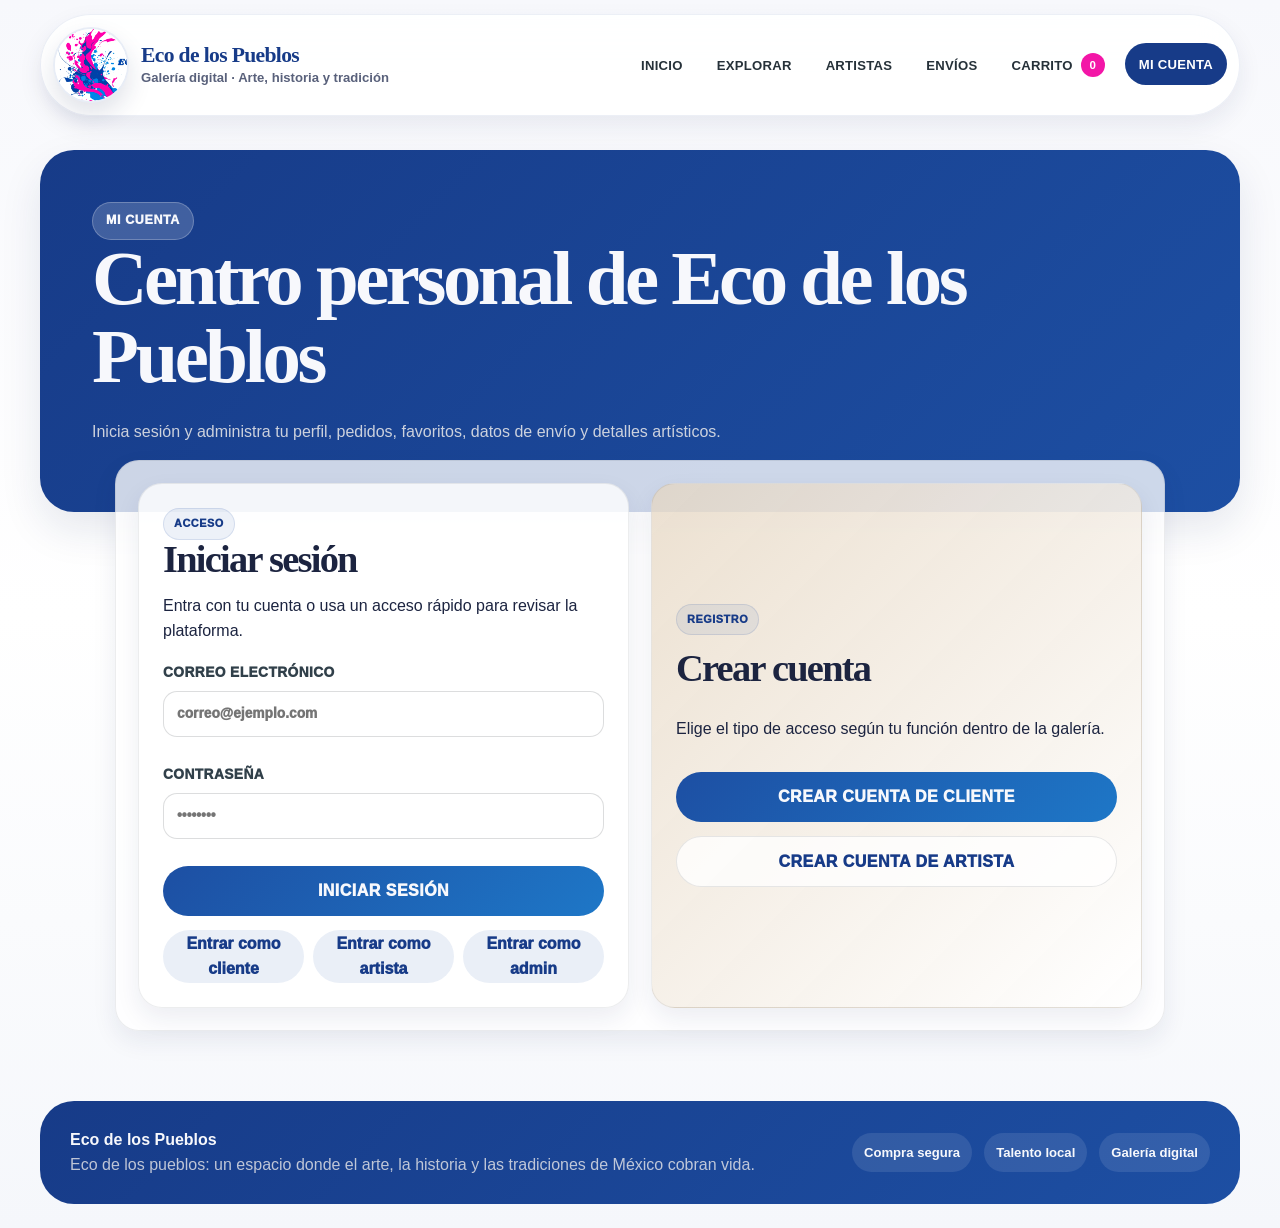
<file: cuenta.html>
<!DOCTYPE html>
<html lang="es">
<head>
  <meta charset="UTF-8">
  <meta name="viewport" content="width=device-width, initial-scale=1.0">
  <title>Mi cuenta | Eco de los Pueblos</title>
  <link rel="stylesheet" href="styles.css">
</head>
<body class="">

<header class="site-header" id="top">
  <a class="brand" href="index.html" aria-label="Ir al inicio de Eco de los Pueblos">
    <span class="brand-media">
      <img class="brand-logo" src="logo-nav.png" alt="Logo Eco de los Pueblos">
    </span>
    <span class="brand-text">
      <strong>Eco de los Pueblos</strong>
      <small>Galería digital · Arte, historia y tradición</small>
    </span>
  </a>

  <input class="nav-toggle" id="navToggle" type="checkbox" aria-label="Abrir menú">
  <label class="nav-button" for="navToggle"><span></span><span></span><span></span></label>

  <nav class="main-nav" aria-label="Navegación principal">
    <a href="index.html" data-nav="index">Inicio</a>
    <a href="catalogo.html" data-nav="catalogo">Explorar</a>
    <a href="artistas.html" data-nav="artistas">Artistas</a>
    <a href="envios.html" data-nav="envios">Envíos</a>
    <a class="artist-only" href="panel-artista.html" data-nav="panel-artista">Vender mi arte</a>
    <a class="admin-only" href="admin.html" data-nav="admin">Panel administrador</a>
    <a class="nav-cart" href="carrito.html" data-nav="carrito">Carrito <span id="cartCount">0</span></a>
    <a class="nav-account" href="cuenta.html" data-nav="cuenta">Mi cuenta</a>
  </nav>
</header>

  <main>

<section class="account-shell">
  <div class="account-cover">
    <div>
      <span class="pill light">Mi cuenta</span>
      <h1>Centro personal de Eco de los Pueblos</h1>
      <p>Inicia sesión y administra tu perfil, pedidos, favoritos, datos de envío y detalles artísticos.</p>
    </div>
  </div>

  <section class="account-state" id="accountState"></section>
</section>

  </main>

<footer class="site-footer">
  <div>
    <strong>Eco de los Pueblos</strong>
    <p>Eco de los pueblos: un espacio donde el arte, la historia y las tradiciones de México cobran vida.</p>
  </div>
  <div class="footer-mini">
    <span>Compra segura</span>
    <span>Talento local</span>
    <span>Galería digital</span>
  </div>
</footer>

  <div class="toast" id="toast" role="status"></div>
  <script src="data.js"></script>
  <script src="app.js"></script>
</body>
</html>
</file>
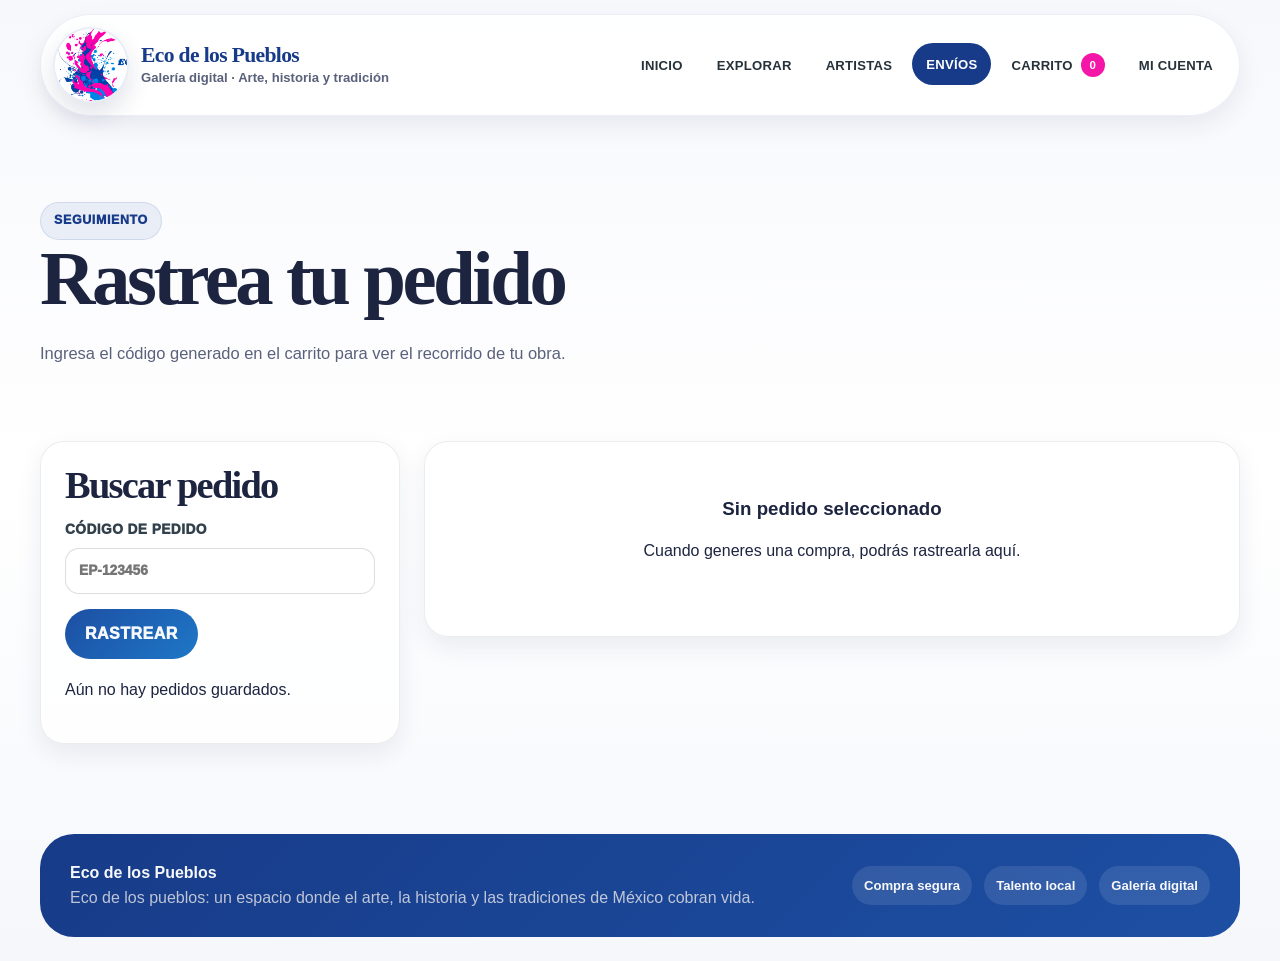
<file: envios.html>
<!DOCTYPE html>
<html lang="es">
<head>
  <meta charset="UTF-8">
  <meta name="viewport" content="width=device-width, initial-scale=1.0">
  <title>Envíos | Eco de los Pueblos</title>
  <link rel="stylesheet" href="styles.css">
</head>
<body class="">

<header class="site-header" id="top">
  <a class="brand" href="index.html" aria-label="Ir al inicio de Eco de los Pueblos">
    <span class="brand-media">
      <img class="brand-logo" src="logo-nav.png" alt="Logo Eco de los Pueblos">
    </span>
    <span class="brand-text">
      <strong>Eco de los Pueblos</strong>
      <small>Galería digital · Arte, historia y tradición</small>
    </span>
  </a>

  <input class="nav-toggle" id="navToggle" type="checkbox" aria-label="Abrir menú">
  <label class="nav-button" for="navToggle"><span></span><span></span><span></span></label>

  <nav class="main-nav" aria-label="Navegación principal">
    <a href="index.html" data-nav="index">Inicio</a>
    <a href="catalogo.html" data-nav="catalogo">Explorar</a>
    <a href="artistas.html" data-nav="artistas">Artistas</a>
    <a href="envios.html" data-nav="envios">Envíos</a>
    <a class="artist-only" href="panel-artista.html" data-nav="panel-artista">Vender mi arte</a>
    <a class="admin-only" href="admin.html" data-nav="admin">Panel administrador</a>
    <a class="nav-cart" href="carrito.html" data-nav="carrito">Carrito <span id="cartCount">0</span></a>
    <a class="nav-account" href="cuenta.html" data-nav="cuenta">Mi cuenta</a>
  </nav>
</header>

  <main>

<section class="page-hero compact-hero">
  <span class="pill">Seguimiento</span>
  <h1>Rastrea tu pedido</h1>
  <p>Ingresa el código generado en el carrito para ver el recorrido de tu obra.</p>
</section>

<section class="tracking-page">
  <div class="tracking-search">
    <h2>Buscar pedido</h2>
    <form id="trackingForm">
      <label>Código de pedido
        <input id="trackingCode" type="text" placeholder="EP-123456">
      </label>
      <button class="btn btn-primary" type="submit">Rastrear</button>
    </form>
    <div class="recent-orders" id="recentOrders"></div>
  </div>

  <div class="tracking-result" id="trackingResult">
    <div class="empty-state visible">
      <h3>Sin pedido seleccionado</h3>
      <p>Cuando generes una compra, podrás rastrearla aquí.</p>
    </div>
  </div>
</section>

  </main>

<footer class="site-footer">
  <div>
    <strong>Eco de los Pueblos</strong>
    <p>Eco de los pueblos: un espacio donde el arte, la historia y las tradiciones de México cobran vida.</p>
  </div>
  <div class="footer-mini">
    <span>Compra segura</span>
    <span>Talento local</span>
    <span>Galería digital</span>
  </div>
</footer>

  <div class="toast" id="toast" role="status"></div>
  <script src="data.js"></script>
  <script src="app.js"></script>
</body>
</html>
</file>
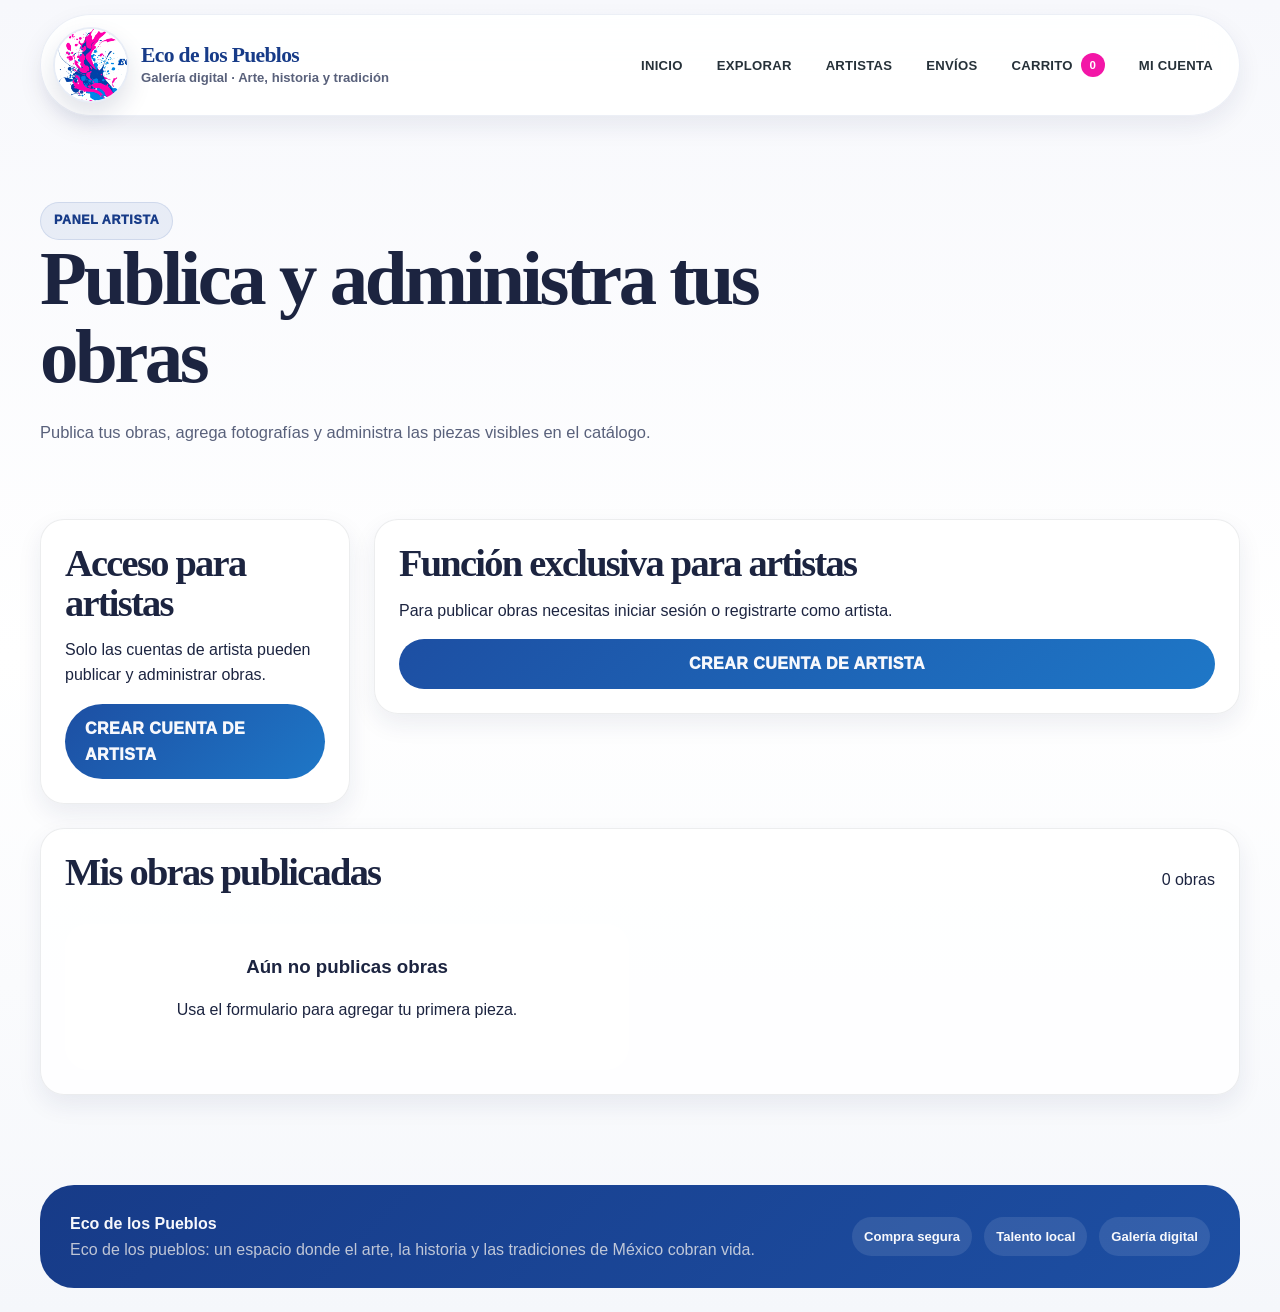
<file: panel-artista.html>
<!DOCTYPE html>
<html lang="es">
<head>
  <meta charset="UTF-8">
  <meta name="viewport" content="width=device-width, initial-scale=1.0">
  <title>Panel artista | Eco de los Pueblos</title>
  <link rel="stylesheet" href="styles.css">
</head>
<body class="">

<header class="site-header" id="top">
  <a class="brand" href="index.html" aria-label="Ir al inicio de Eco de los Pueblos">
    <span class="brand-media">
      <img class="brand-logo" src="logo-nav.png" alt="Logo Eco de los Pueblos">
    </span>
    <span class="brand-text">
      <strong>Eco de los Pueblos</strong>
      <small>Galería digital · Arte, historia y tradición</small>
    </span>
  </a>

  <input class="nav-toggle" id="navToggle" type="checkbox" aria-label="Abrir menú">
  <label class="nav-button" for="navToggle"><span></span><span></span><span></span></label>

  <nav class="main-nav" aria-label="Navegación principal">
    <a href="index.html" data-nav="index">Inicio</a>
    <a href="catalogo.html" data-nav="catalogo">Explorar</a>
    <a href="artistas.html" data-nav="artistas">Artistas</a>
    <a href="envios.html" data-nav="envios">Envíos</a>
    <a class="artist-only" href="panel-artista.html" data-nav="panel-artista">Vender mi arte</a>
    <a class="admin-only" href="admin.html" data-nav="admin">Panel administrador</a>
    <a class="nav-cart" href="carrito.html" data-nav="carrito">Carrito <span id="cartCount">0</span></a>
    <a class="nav-account" href="cuenta.html" data-nav="cuenta">Mi cuenta</a>
  </nav>
</header>

  <main>

<section class="page-hero compact-hero">
  <span class="pill">Panel artista</span>
  <h1>Publica y administra tus obras</h1>
  <p>Publica tus obras, agrega fotografías y administra las piezas visibles en el catálogo.</p>
</section>

<section class="artist-panel-page">
  <aside class="panel-card" id="artistPanelIntro"></aside>

  <section class="panel-card">
    <h2>Nueva obra</h2>
    <form id="artworkForm" class="artwork-form">
      <label>Título de la obra
        <input name="title" type="text" required>
      </label>
      <label>Categoría
        <select name="category" required>
          <option>Pinturas</option>
          <option>Esculturas</option>
          <option>Textiles</option>
          <option>Artesanías</option>
          <option>Fotografía</option>
        </select>
      </label>
      <label>Técnica
        <input name="technique" type="text" placeholder="Óleo, madera tallada, bordado..." required>
      </label>
      <label>Precio MXN
        <input name="price" type="number" min="1" required>
      </label>
      <label>Medidas
        <input name="dimensions" type="text" placeholder="80 x 60 cm" required>
      </label>
      <label>Origen
        <input name="origin" type="text" required>
      </label>
      <label>Imagen visual base
        <select name="image">
          <option value="obra-01.svg">Paisaje azul</option>
          <option value="obra-05.svg">Escultura madera</option>
          <option value="obra-10.svg">Textil ceremonial</option>
          <option value="obra-12.svg">Arte colorido</option>
        </select>
      </label>
      <label class="full-field">Fotos reales de la obra
        <input id="artworkPhotos" name="photos" type="file" accept="image/*" multiple>
      </label>
      <div class="photo-preview" id="artworkPhotoPreview"></div>
      <label>Descripción
        <textarea name="description" rows="4" required></textarea>
      </label>
      <div class="check-row">
        <input id="newCertificate" name="certificate" type="checkbox" checked>
        <label for="newCertificate">Cuenta con certificado</label>
      </div>
      <button class="btn btn-primary full" type="submit">Publicar obra</button>
    </form>
  </section>

  <section class="panel-card wide">
    <div class="panel-head">
      <h2>Mis obras publicadas</h2>
      <span id="myArtworkCount">0 obras</span>
    </div>
    <div class="art-grid compact" id="myArtworks"></div>
  </section>
</section>

  </main>

<footer class="site-footer">
  <div>
    <strong>Eco de los Pueblos</strong>
    <p>Eco de los pueblos: un espacio donde el arte, la historia y las tradiciones de México cobran vida.</p>
  </div>
  <div class="footer-mini">
    <span>Compra segura</span>
    <span>Talento local</span>
    <span>Galería digital</span>
  </div>
</footer>

  <div class="toast" id="toast" role="status"></div>
  <script src="data.js"></script>
  <script src="app.js"></script>
</body>
</html>
</file>
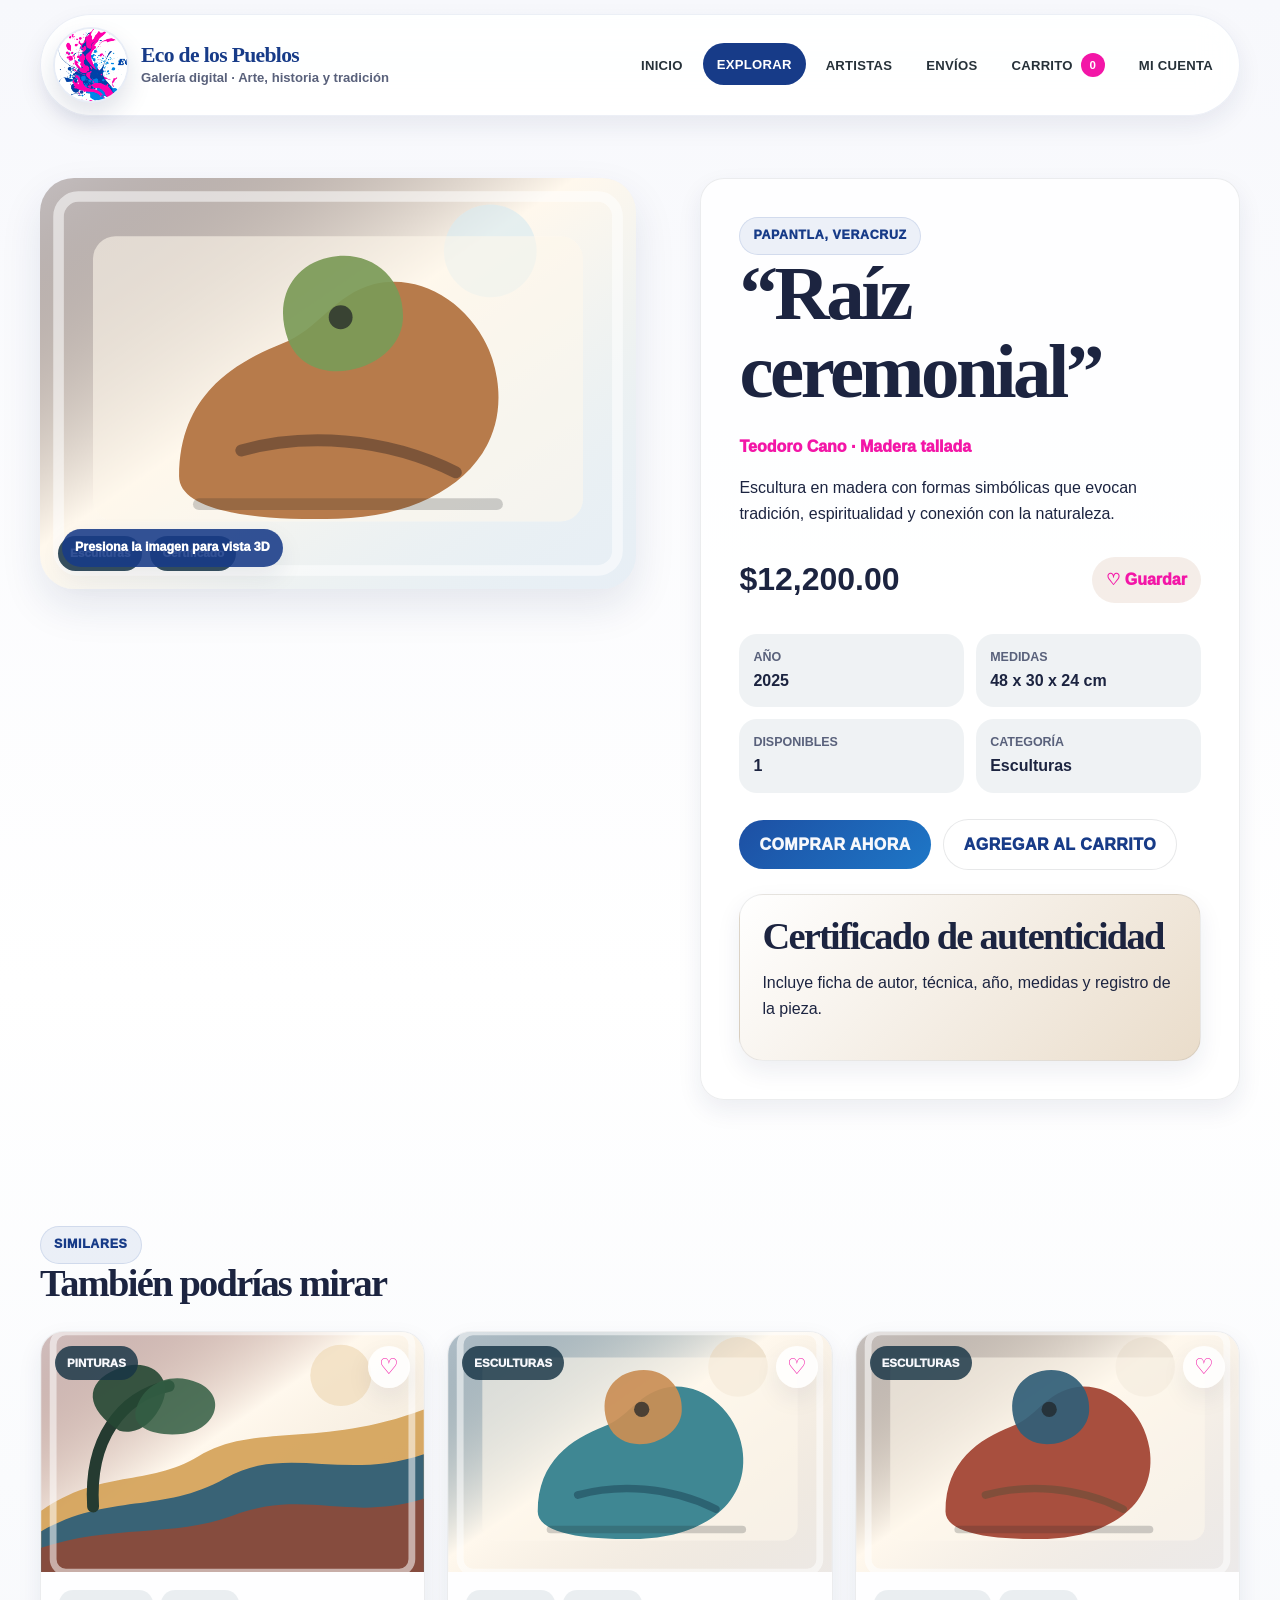
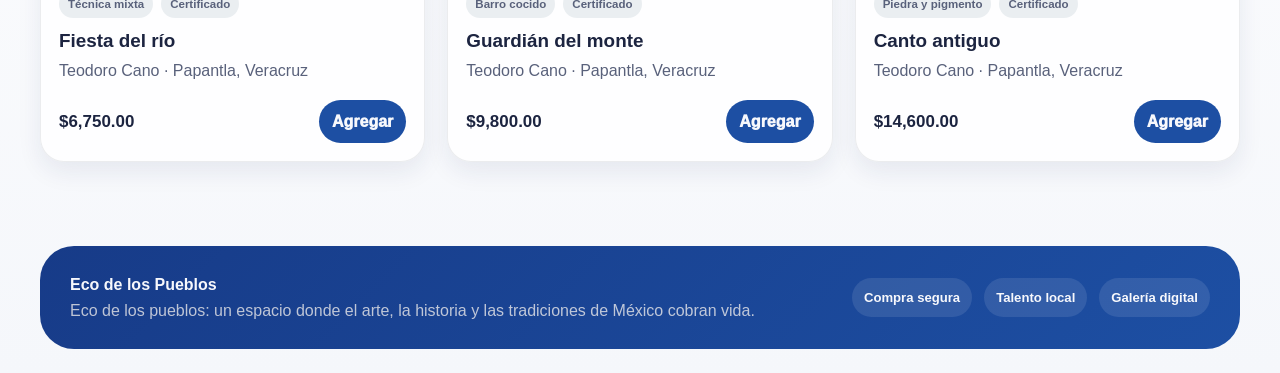
<file: producto.html>
<!DOCTYPE html>
<html lang="es">
<head>
  <meta charset="UTF-8">
  <meta name="viewport" content="width=device-width, initial-scale=1.0">
  <title>Producto | Eco de los Pueblos</title>
  <link rel="stylesheet" href="styles.css">
</head>
<body class="">

<header class="site-header" id="top">
  <a class="brand" href="index.html" aria-label="Ir al inicio de Eco de los Pueblos">
    <span class="brand-media">
      <img class="brand-logo" src="logo-nav.png" alt="Logo Eco de los Pueblos">
    </span>
    <span class="brand-text">
      <strong>Eco de los Pueblos</strong>
      <small>Galería digital · Arte, historia y tradición</small>
    </span>
  </a>

  <input class="nav-toggle" id="navToggle" type="checkbox" aria-label="Abrir menú">
  <label class="nav-button" for="navToggle"><span></span><span></span><span></span></label>

  <nav class="main-nav" aria-label="Navegación principal">
    <a href="index.html" data-nav="index">Inicio</a>
    <a href="catalogo.html" data-nav="catalogo">Explorar</a>
    <a href="artistas.html" data-nav="artistas">Artistas</a>
    <a href="envios.html" data-nav="envios">Envíos</a>
    <a class="artist-only" href="panel-artista.html" data-nav="panel-artista">Vender mi arte</a>
    <a class="admin-only" href="admin.html" data-nav="admin">Panel administrador</a>
    <a class="nav-cart" href="carrito.html" data-nav="carrito">Carrito <span id="cartCount">0</span></a>
    <a class="nav-account" href="cuenta.html" data-nav="cuenta">Mi cuenta</a>
  </nav>
</header>

  <main>

<section class="product-page" id="productPage">
  <div class="product-media">
    <img id="productImage" src="obra-01.svg" alt="Obra seleccionada">
    <div class="media-badges">
      <span id="productCategory">Categoría</span>
      <span id="productCertificate">Certificado</span>
    </div>
  </div>

  <aside class="product-info-panel">
    <span class="pill" id="productOrigin">Origen</span>
    <h1 id="productTitle">Título de la obra</h1>
    <p class="product-artist" id="productArtist">Artista</p>
    <p id="productDescription">Descripción de la obra.</p>

    <div class="price-line">
      <strong id="productPrice">$0 MXN</strong>
      <button class="favorite-big" id="productFavorite" type="button">♡ Guardar</button>
    </div>

    <div class="details-grid" id="productDetails"></div>

    <div class="product-actions">
      <button class="btn btn-primary" id="buyNow" type="button">Comprar ahora</button>
      <button class="btn btn-soft" id="addToCart" type="button">Agregar al carrito</button>
    </div>

    <div class="certificate-box">
      <h2>Certificado de autenticidad</h2>
      <p>Incluye ficha de autor, técnica, año, medidas y registro de la pieza.</p>
    </div>
  </aside>
</section>

<section class="section">
  <div class="section-head">
    <span class="pill">Similares</span>
    <h2>También podrías mirar</h2>
  </div>
  <div class="art-grid" id="similarGrid"></div>
</section>

  </main>

<footer class="site-footer">
  <div>
    <strong>Eco de los Pueblos</strong>
    <p>Eco de los pueblos: un espacio donde el arte, la historia y las tradiciones de México cobran vida.</p>
  </div>
  <div class="footer-mini">
    <span>Compra segura</span>
    <span>Talento local</span>
    <span>Galería digital</span>
  </div>
</footer>

  <div class="toast" id="toast" role="status"></div>
  <script src="data.js"></script>
  <script src="app.js"></script>
</body>
</html>
</file>
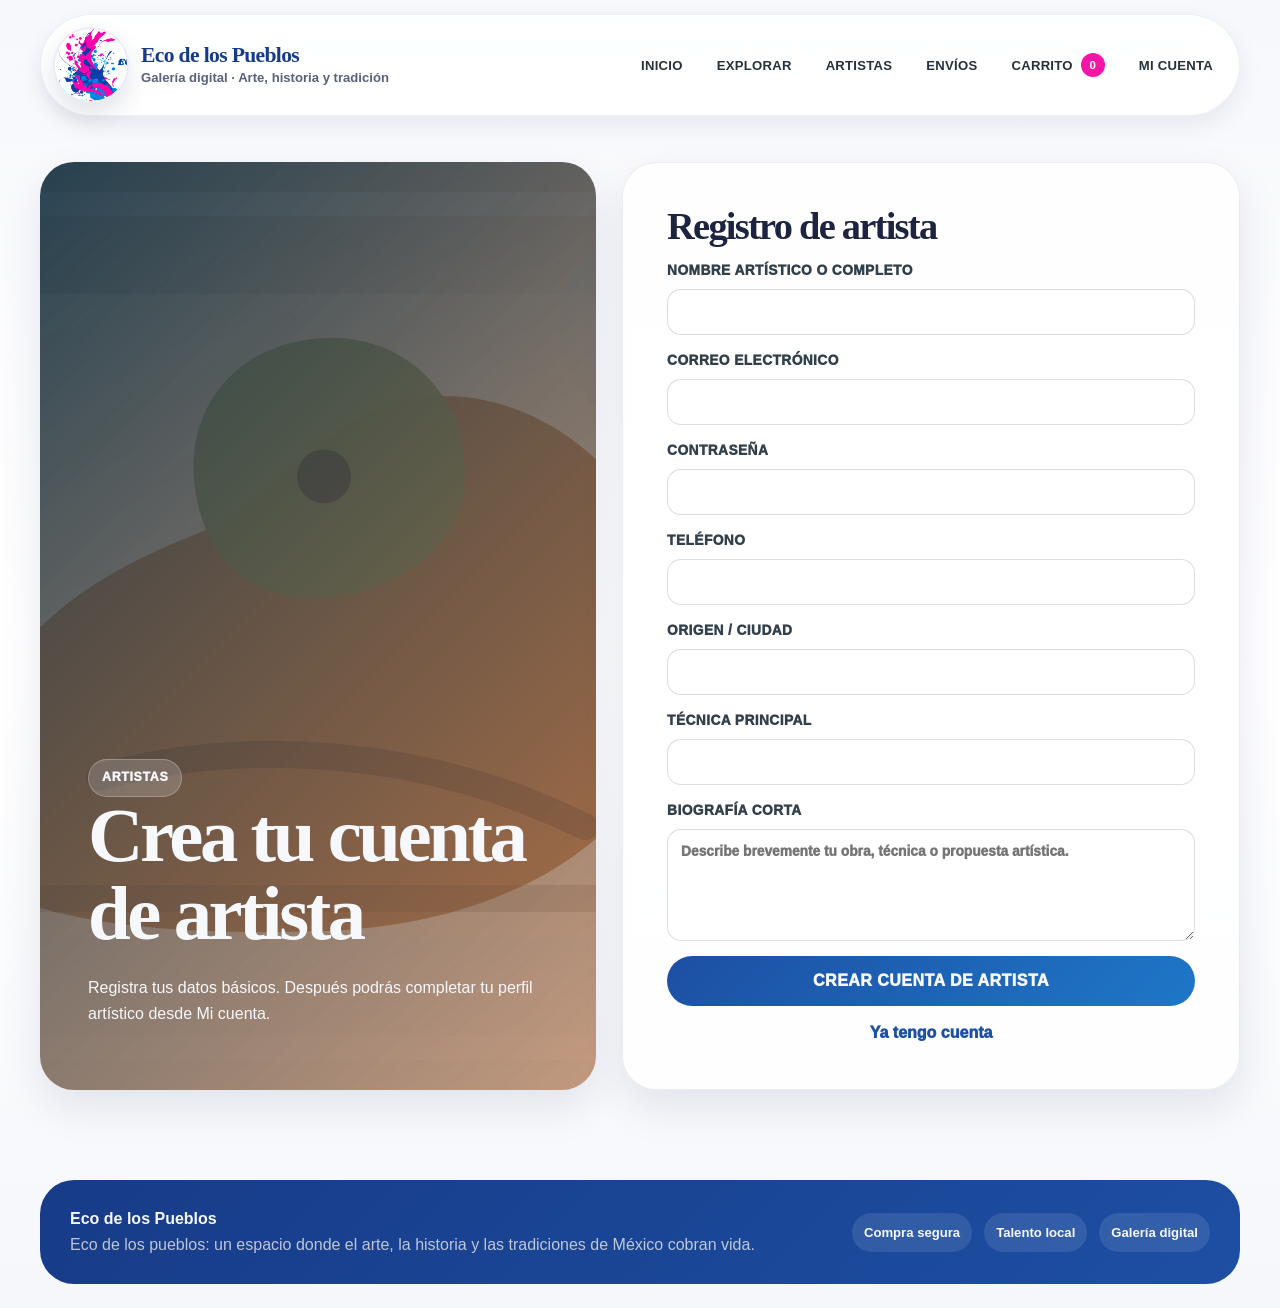
<file: registro-artista.html>
<!DOCTYPE html>
<html lang="es">
<head>
  <meta charset="UTF-8">
  <meta name="viewport" content="width=device-width, initial-scale=1.0">
  <title>Registro de artista | Eco de los Pueblos</title>
  <link rel="stylesheet" href="styles.css">
</head>
<body class="">

<header class="site-header" id="top">
  <a class="brand" href="index.html" aria-label="Ir al inicio de Eco de los Pueblos">
    <span class="brand-media">
      <img class="brand-logo" src="logo-nav.png" alt="Logo Eco de los Pueblos">
    </span>
    <span class="brand-text">
      <strong>Eco de los Pueblos</strong>
      <small>Galería digital · Arte, historia y tradición</small>
    </span>
  </a>

  <input class="nav-toggle" id="navToggle" type="checkbox" aria-label="Abrir menú">
  <label class="nav-button" for="navToggle"><span></span><span></span><span></span></label>

  <nav class="main-nav" aria-label="Navegación principal">
    <a href="index.html" data-nav="index">Inicio</a>
    <a href="catalogo.html" data-nav="catalogo">Explorar</a>
    <a href="artistas.html" data-nav="artistas">Artistas</a>
    <a href="envios.html" data-nav="envios">Envíos</a>
    <a class="artist-only" href="panel-artista.html" data-nav="panel-artista">Vender mi arte</a>
    <a class="admin-only" href="admin.html" data-nav="admin">Panel administrador</a>
    <a class="nav-cart" href="carrito.html" data-nav="carrito">Carrito <span id="cartCount">0</span></a>
    <a class="nav-account" href="cuenta.html" data-nav="cuenta">Mi cuenta</a>
  </nav>
</header>

  <main>

<section class="register-page">
  <div class="register-visual artist">
    <span class="pill light">Artistas</span>
    <h1>Crea tu cuenta de artista</h1>
    <p>Registra tus datos básicos. Después podrás completar tu perfil artístico desde Mi cuenta.</p>
  </div>

  <form class="register-card" id="artistRegisterForm">
    <h2>Registro de artista</h2>
    <label>Nombre artístico o completo
      <input name="name" type="text" required>
    </label>
    <label>Correo electrónico
      <input name="email" type="email" required>
    </label>
    <label>Contraseña
      <input name="password" type="password" minlength="6" required>
    </label>
    <label>Teléfono
      <input name="phone" type="tel" required>
    </label>
    <label>Origen / ciudad
      <input name="origin" type="text" required>
    </label>
    <label>Técnica principal
      <input name="technique" type="text" required>
    </label>
    <label>Biografía corta
      <textarea name="bio" rows="4" placeholder="Describe brevemente tu obra, técnica o propuesta artística." required></textarea>
    </label>
    <button class="btn btn-primary full" type="submit">Crear cuenta de artista</button>
    <a class="form-link" href="cuenta.html">Ya tengo cuenta</a>
  </form>
</section>

  </main>

<footer class="site-footer">
  <div>
    <strong>Eco de los Pueblos</strong>
    <p>Eco de los pueblos: un espacio donde el arte, la historia y las tradiciones de México cobran vida.</p>
  </div>
  <div class="footer-mini">
    <span>Compra segura</span>
    <span>Talento local</span>
    <span>Galería digital</span>
  </div>
</footer>

  <div class="toast" id="toast" role="status"></div>
  <script src="data.js"></script>
  <script src="app.js"></script>
</body>
</html>
</file>
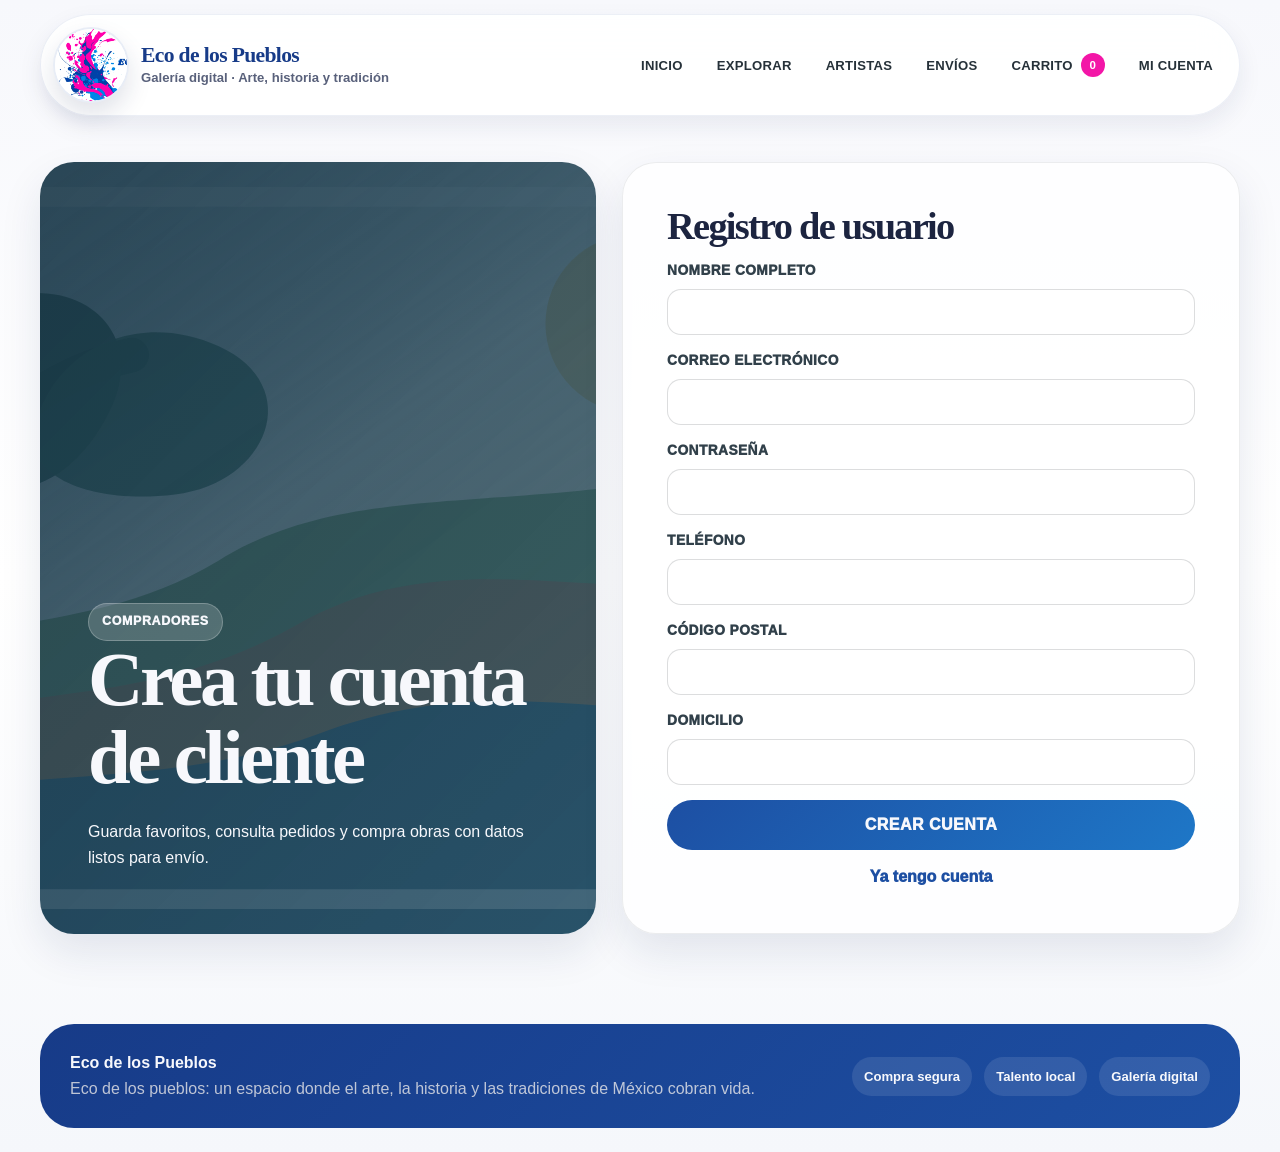
<file: registro-usuario.html>
<!DOCTYPE html>
<html lang="es">
<head>
  <meta charset="UTF-8">
  <meta name="viewport" content="width=device-width, initial-scale=1.0">
  <title>Registro de usuario | Eco de los Pueblos</title>
  <link rel="stylesheet" href="styles.css">
</head>
<body class="">

<header class="site-header" id="top">
  <a class="brand" href="index.html" aria-label="Ir al inicio de Eco de los Pueblos">
    <span class="brand-media">
      <img class="brand-logo" src="logo-nav.png" alt="Logo Eco de los Pueblos">
    </span>
    <span class="brand-text">
      <strong>Eco de los Pueblos</strong>
      <small>Galería digital · Arte, historia y tradición</small>
    </span>
  </a>

  <input class="nav-toggle" id="navToggle" type="checkbox" aria-label="Abrir menú">
  <label class="nav-button" for="navToggle"><span></span><span></span><span></span></label>

  <nav class="main-nav" aria-label="Navegación principal">
    <a href="index.html" data-nav="index">Inicio</a>
    <a href="catalogo.html" data-nav="catalogo">Explorar</a>
    <a href="artistas.html" data-nav="artistas">Artistas</a>
    <a href="envios.html" data-nav="envios">Envíos</a>
    <a class="artist-only" href="panel-artista.html" data-nav="panel-artista">Vender mi arte</a>
    <a class="admin-only" href="admin.html" data-nav="admin">Panel administrador</a>
    <a class="nav-cart" href="carrito.html" data-nav="carrito">Carrito <span id="cartCount">0</span></a>
    <a class="nav-account" href="cuenta.html" data-nav="cuenta">Mi cuenta</a>
  </nav>
</header>

  <main>

<section class="register-page">
  <div class="register-visual buyer">
    <span class="pill light">Compradores</span>
    <h1>Crea tu cuenta de cliente</h1>
    <p>Guarda favoritos, consulta pedidos y compra obras con datos listos para envío.</p>
  </div>

  <form class="register-card" id="userRegisterForm">
    <h2>Registro de usuario</h2>
    <label>Nombre completo
      <input name="name" type="text" required>
    </label>
    <label>Correo electrónico
      <input name="email" type="email" required>
    </label>
    <label>Contraseña
      <input name="password" type="password" minlength="6" required>
    </label>
    <label>Teléfono
      <input name="phone" type="tel" required>
    </label>
    <label>Código postal
      <input name="zip" type="text" required>
    </label>
    <label>Domicilio
      <input name="address" type="text">
    </label>
    <button class="btn btn-primary full" type="submit">Crear cuenta</button>
    <a class="form-link" href="cuenta.html">Ya tengo cuenta</a>
  </form>
</section>

  </main>

<footer class="site-footer">
  <div>
    <strong>Eco de los Pueblos</strong>
    <p>Eco de los pueblos: un espacio donde el arte, la historia y las tradiciones de México cobran vida.</p>
  </div>
  <div class="footer-mini">
    <span>Compra segura</span>
    <span>Talento local</span>
    <span>Galería digital</span>
  </div>
</footer>

  <div class="toast" id="toast" role="status"></div>
  <script src="data.js"></script>
  <script src="app.js"></script>
</body>
</html>
</file>
<file: styles.css>
:root {
  --ink: #172026;
  --muted: #66737b;
  --paper: #fffaf2;
  --cream: #f4eadc;
  --sand: #e5d5bf;
  --blue: #5f7f8f;
  --blue-dark: #244e65;
  --blue-deep: #163445;
  --clay: #ad6d45;
  --gold: #d3a44f;
  --green: #6f8f58;
  --danger: #a9473f;
  --white: #ffffff;
  --shadow: 0 22px 60px rgba(23, 32, 38, .14);
  --soft-shadow: 0 10px 28px rgba(23, 32, 38, .10);
  --radius-xl: 34px;
  --radius-lg: 24px;
  --radius: 18px;
  --max: 1200px;
}

* { box-sizing: border-box; }

html { scroll-behavior: smooth; }

body {
  margin: 0;
  font-family: Inter, "Segoe UI", Arial, sans-serif;
  color: var(--ink);
  background:
    radial-gradient(circle at top left, rgba(173, 109, 69, .14), transparent 38rem),
    radial-gradient(circle at 82% 8%, rgba(95, 127, 143, .18), transparent 34rem),
    linear-gradient(180deg, #fffdf8 0%, var(--paper) 46%, var(--cream) 100%);
  line-height: 1.6;
}

body::before {
  content: "";
  position: fixed;
  inset: 0;
  pointer-events: none;
  background-image:
    linear-gradient(rgba(23,32,38,.035) 1px, transparent 1px),
    linear-gradient(90deg, rgba(23,32,38,.025) 1px, transparent 1px);
  background-size: 34px 34px;
  mask-image: linear-gradient(to bottom, black, transparent 70%);
  z-index: -1;
}

a { color: inherit; text-decoration: none; }
img { display: block; width: 100%; }
button, input, select, textarea { font: inherit; }

.site-header {
  position: sticky;
  top: 0;
  z-index: 50;
  width: min(var(--max), calc(100% - 28px));
  margin: 14px auto 0;
  min-height: 76px;
  display: flex;
  align-items: center;
  gap: 18px;
  padding: 12px;
  border: 1px solid rgba(255,255,255,.7);
  border-radius: 999px;
  background: rgba(255, 250, 242, .82);
  box-shadow: var(--soft-shadow);
  backdrop-filter: blur(18px);
}

.brand {
  display: flex;
  align-items: center;
  gap: 12px;
  min-width: 250px;
  padding-left: 4px;
}

.brand-mark {
  width: 52px;
  height: 52px;
  flex: 0 0 auto;
  display: grid;
  place-items: center;
  color: var(--paper);
  background:
    radial-gradient(circle at 30% 25%, var(--gold), transparent 32%),
    linear-gradient(135deg, var(--blue-dark), var(--blue-deep));
  border-radius: 50%;
  font-weight: 950;
  letter-spacing: .05em;
  box-shadow: inset 0 0 0 3px rgba(255,255,255,.25), var(--soft-shadow);
}

.brand strong {
  display: block;
  font-family: Georgia, serif;
  font-size: 1.35rem;
  line-height: 1;
  letter-spacing: -.03em;
}

.brand small {
  display: block;
  margin-top: 4px;
  color: var(--muted);
  font-size: .73rem;
  font-weight: 800;
}

.main-nav {
  margin-left: auto;
  display: flex;
  align-items: center;
  gap: 6px;
  flex-wrap: wrap;
  justify-content: flex-end;
}

.main-nav a {
  position: relative;
  display: inline-flex;
  align-items: center;
  gap: 8px;
  min-height: 42px;
  padding: 9px 14px;
  border-radius: 999px;
  color: #263139;
  font-size: .82rem;
  font-weight: 900;
  text-transform: uppercase;
  letter-spacing: .02em;
  transition: .2s ease;
}

.main-nav a:hover,
.main-nav a.active {
  color: var(--white);
  background: var(--blue-dark);
  transform: translateY(-1px);
}

.nav-cart span {
  min-width: 24px;
  height: 24px;
  display: grid;
  place-items: center;
  border-radius: 999px;
  background: var(--clay);
  color: var(--white);
  font-size: .72rem;
}

.nav-toggle,
.nav-button { display: none; }

main {
  width: min(var(--max), calc(100% - 28px));
  margin: 0 auto;
}

.pill {
  display: inline-flex;
  align-items: center;
  gap: 8px;
  width: max-content;
  padding: 8px 13px;
  border-radius: 999px;
  color: var(--blue-deep);
  background: rgba(95, 127, 143, .14);
  border: 1px solid rgba(95, 127, 143, .18);
  font-weight: 950;
  font-size: .78rem;
  letter-spacing: .05em;
  text-transform: uppercase;
}

.pill.light {
  color: var(--paper);
  background: rgba(255,255,255,.18);
  border-color: rgba(255,255,255,.24);
}

.pill.small {
  padding: 6px 10px;
  font-size: .68rem;
}

h1, h2, h3, p { margin-top: 0; }
h1, h2 {
  font-family: Georgia, "Times New Roman", serif;
  line-height: 1.02;
  letter-spacing: -.045em;
}
h1 { font-size: clamp(2.55rem, 6vw, 5.6rem); margin-bottom: 22px; }
h2 { font-size: clamp(1.8rem, 3vw, 3rem); margin-bottom: 14px; }
h3 { line-height: 1.15; }

.hero-section {
  min-height: calc(100vh - 112px);
  display: grid;
  grid-template-columns: 1fr .92fr;
  gap: clamp(32px, 5vw, 70px);
  align-items: center;
  padding: clamp(50px, 7vw, 90px) 0;
}

.hero-copy p {
  max-width: 680px;
  color: #40505a;
  font-size: 1.08rem;
}

.hero-actions,
.trust-row,
.product-actions,
.footer-mini,
.artist-tools,
.panel-head {
  display: flex;
  align-items: center;
  flex-wrap: wrap;
  gap: 12px;
}

.hero-actions { margin: 30px 0 22px; }

.trust-row span {
  padding: 10px 13px;
  color: #3e4c54;
  background: rgba(255,255,255,.64);
  border: 1px solid rgba(23,32,38,.08);
  border-radius: 999px;
  font-size: .9rem;
  font-weight: 800;
}

.btn {
  display: inline-flex;
  justify-content: center;
  align-items: center;
  min-height: 48px;
  padding: 12px 20px;
  border: 0;
  border-radius: 999px;
  cursor: pointer;
  font-weight: 950;
  text-transform: uppercase;
  letter-spacing: .03em;
  transition: transform .2s ease, box-shadow .2s ease, background .2s ease;
}

.btn:hover {
  transform: translateY(-2px);
  box-shadow: var(--soft-shadow);
}

.btn-primary {
  color: var(--paper);
  background: linear-gradient(135deg, var(--blue-dark), var(--blue-deep));
}

.btn-soft {
  color: var(--blue-deep);
  background: rgba(255,255,255,.78);
  border: 1px solid rgba(23,32,38,.10);
}

.btn.full { width: 100%; }

.hero-gallery {
  position: relative;
  min-height: 560px;
}

.hero-main {
  position: absolute;
  inset: 46px 0 0 38px;
  border-radius: var(--radius-xl);
  overflow: hidden;
  box-shadow: var(--shadow);
  transform: rotate(2deg);
}

.hero-card::before {
  content: "";
  position: absolute;
  inset: 14px;
  border: 1px solid rgba(255,255,255,.52);
  border-radius: 26px;
  z-index: 1;
}

.floating-card {
  position: absolute;
  z-index: 2;
  padding: 16px 18px;
  border-radius: 20px;
  background: rgba(255,255,255,.84);
  box-shadow: var(--soft-shadow);
  backdrop-filter: blur(12px);
  font-weight: 950;
}

.floating-card.one { top: 16px; left: 0; }
.floating-card.two { right: 12px; bottom: 42px; }

.section { padding: 64px 0; }

.section-head {
  max-width: 760px;
  margin-bottom: 28px;
}

.section-head p,
.page-hero p {
  color: var(--muted);
  font-size: 1.03rem;
}

.art-grid {
  display: grid;
  grid-template-columns: repeat(3, 1fr);
  gap: 22px;
}

.art-grid.compact {
  grid-template-columns: repeat(2, 1fr);
}

.art-card {
  position: relative;
  overflow: hidden;
  border-radius: var(--radius-lg);
  background: rgba(255,255,255,.80);
  border: 1px solid rgba(23,32,38,.08);
  box-shadow: var(--soft-shadow);
  transition: transform .2s ease, box-shadow .2s ease;
}

.art-card:hover {
  transform: translateY(-5px);
  box-shadow: var(--shadow);
}

.art-image {
  position: relative;
  display: block;
  height: 240px;
  overflow: hidden;
  background: var(--sand);
}

.art-image img {
  height: 100%;
  object-fit: cover;
  transition: transform .3s ease;
}

.art-card:hover .art-image img { transform: scale(1.04); }

.art-badge {
  position: absolute;
  left: 14px;
  top: 14px;
  padding: 8px 12px;
  color: var(--paper);
  background: rgba(22, 52, 69, .82);
  border-radius: 999px;
  font-size: .72rem;
  font-weight: 950;
  text-transform: uppercase;
}

.fav-button {
  position: absolute;
  right: 14px;
  top: 14px;
  z-index: 2;
  width: 42px;
  height: 42px;
  display: grid;
  place-items: center;
  border: 0;
  border-radius: 50%;
  background: rgba(255,255,255,.88);
  box-shadow: var(--soft-shadow);
  cursor: pointer;
  font-size: 1.4rem;
  color: var(--clay);
}

.fav-button.active { background: #fff1e5; }

.art-body { padding: 18px; }
.art-meta {
  display: flex;
  gap: 8px;
  flex-wrap: wrap;
  margin-bottom: 12px;
}
.art-meta span {
  padding: 5px 9px;
  border-radius: 999px;
  color: var(--muted);
  background: rgba(95,127,143,.12);
  font-size: .72rem;
  font-weight: 900;
}
.art-body h3 { margin-bottom: 6px; font-size: 1.18rem; }
.art-body p { color: var(--muted); margin-bottom: 16px; }
.art-footer {
  display: flex;
  align-items: center;
  justify-content: space-between;
  gap: 12px;
}
.art-footer strong { font-size: 1.06rem; }
.small-cart,
.remove-btn,
.link-button {
  border: 0;
  cursor: pointer;
  font-weight: 950;
}
.small-cart {
  padding: 9px 13px;
  border-radius: 999px;
  color: var(--paper);
  background: var(--blue-dark);
}
.small-cart:disabled {
  background: #9ea7ad;
  cursor: not-allowed;
}
.remove-btn,
.link-button {
  color: var(--danger);
  background: transparent;
}
.experience-strip {
  display: grid;
  grid-template-columns: repeat(3, 1fr);
  gap: 18px;
  margin: 20px 0 40px;
}
.experience-strip article,
.split-cta,
.filter-panel,
.results-panel,
.summary-card,
.summary-stats,
.product-info-panel,
.certificate-box,
.cart-items-panel,
.checkout-panel,
.tracking-search,
.tracking-result,
.account-state,
.panel-card,
.register-card,
.artist-card,
.account-login,
.account-choice,
.info-card {
  background: rgba(255,255,255,.78);
  border: 1px solid rgba(23,32,38,.08);
  border-radius: var(--radius-lg);
  box-shadow: var(--soft-shadow);
}
.experience-strip article {
  padding: 26px;
}
.experience-strip span {
  display: inline-grid;
  place-items: center;
  width: 46px;
  height: 46px;
  margin-bottom: 18px;
  border-radius: 50%;
  color: var(--paper);
  background: var(--clay);
  font-weight: 950;
}
.split-cta {
  display: flex;
  justify-content: space-between;
  align-items: center;
  gap: 22px;
  padding: 34px;
  background:
    linear-gradient(135deg, rgba(255,255,255,.82), rgba(229,213,191,.82)),
    radial-gradient(circle at right, rgba(173,109,69,.22), transparent 24rem);
}
.page-hero {
  padding: clamp(48px, 7vw, 86px) 0 28px;
}
.compact-hero {
  max-width: 850px;
  margin-inline: 0;
}
.shop-layout {
  display: grid;
  grid-template-columns: 300px 1fr;
  gap: 24px;
  align-items: start;
  padding: 30px 0 70px;
}
.filter-panel {
  position: sticky;
  top: 112px;
  padding: 22px;
}
.filter-title {
  display: flex;
  justify-content: space-between;
  align-items: center;
  gap: 12px;
  margin-bottom: 18px;
}
.filter-title h2 { margin: 0; font-size: 1.6rem; }
label {
  display: grid;
  gap: 7px;
  margin-bottom: 15px;
  color: #31404a;
  font-size: .86rem;
  font-weight: 950;
  text-transform: uppercase;
  letter-spacing: .03em;
}
input,
select,
textarea {
  width: 100%;
  min-height: 46px;
  padding: 11px 13px;
  border: 1px solid rgba(23,32,38,.15);
  border-radius: 14px;
  color: var(--ink);
  background: rgba(255,255,255,.72);
  outline: none;
  transition: border .2s ease, box-shadow .2s ease;
}
input:focus,
select:focus,
textarea:focus {
  border-color: var(--blue-dark);
  box-shadow: 0 0 0 4px rgba(95,127,143,.18);
}
.check-row {
  display: flex;
  align-items: center;
  gap: 10px;
  margin: 12px 0;
}
.check-row input {
  width: 18px;
  min-height: 18px;
}
.check-row label {
  margin: 0;
  text-transform: none;
  letter-spacing: 0;
}
.results-panel { padding: 22px; }
.results-toolbar {
  display: flex;
  align-items: center;
  justify-content: space-between;
  gap: 18px;
  margin-bottom: 22px;
}
.results-toolbar h2 { margin: 8px 0 0; }
.active-chips {
  display: flex;
  justify-content: flex-end;
  flex-wrap: wrap;
  gap: 8px;
}
.active-chips span {
  padding: 7px 10px;
  border-radius: 999px;
  color: var(--blue-deep);
  background: rgba(95,127,143,.12);
  font-size: .78rem;
  font-weight: 850;
}
.empty-state {
  display: none;
  padding: 32px;
  text-align: center;
  border-radius: var(--radius-lg);
  background: rgba(255,255,255,.72);
}
.empty-state.visible { display: block; }
.category-dashboard {
  display: grid;
  grid-template-columns: 1fr;
  gap: 18px;
  margin: 18px 0 8px;
}
.category-tabs {
  display: flex;
  gap: 10px;
  flex-wrap: wrap;
}
.category-tab {
  min-height: 54px;
  padding: 11px 16px;
  border: 1px solid rgba(23,32,38,.08);
  border-radius: 999px;
  background: rgba(255,255,255,.76);
  cursor: pointer;
  font-weight: 950;
}
.category-tab span { margin-right: 6px; }
.category-tab.active {
  color: var(--paper);
  background: var(--blue-dark);
}
.category-summary {
  display: grid;
  grid-template-columns: 1fr auto;
  gap: 18px;
}
.summary-card {
  display: flex;
  align-items: center;
  gap: 18px;
  padding: 22px;
}
.summary-icon {
  width: 66px;
  height: 66px;
  display: grid;
  place-items: center;
  border-radius: 20px;
  background: rgba(173,109,69,.14);
  font-size: 2rem;
}
.summary-card h2 { margin-bottom: 4px; }
.summary-card p { margin-bottom: 0; color: var(--muted); }
.summary-stats {
  display: flex;
  align-items: center;
  gap: 16px;
  padding: 20px;
}
.summary-stats span {
  display: grid;
  gap: 2px;
  min-width: 110px;
  color: var(--muted);
  font-size: .82rem;
  font-weight: 850;
}
.summary-stats strong {
  color: var(--blue-deep);
  font-size: 1.2rem;
}
.product-page {
  display: grid;
  grid-template-columns: 1.05fr .95fr;
  gap: clamp(24px, 5vw, 64px);
  align-items: start;
  padding: 62px 0;
}
.product-media {
  position: sticky;
  top: 112px;
}
.product-media img {
  border-radius: var(--radius-xl);
  box-shadow: var(--shadow);
  background: var(--sand);
}
.media-badges {
  position: absolute;
  left: 18px;
  bottom: 18px;
  display: flex;
  gap: 8px;
  flex-wrap: wrap;
}
.media-badges span {
  padding: 8px 12px;
  color: var(--paper);
  background: rgba(22,52,69,.86);
  border-radius: 999px;
  font-weight: 950;
  font-size: .74rem;
}
.product-info-panel {
  padding: clamp(24px, 4vw, 38px);
}
.product-artist {
  color: var(--clay);
  font-weight: 950;
}
.price-line {
  display: flex;
  justify-content: space-between;
  align-items: center;
  gap: 14px;
  margin: 28px 0;
}
.price-line strong {
  font-size: 2rem;
}
.favorite-big {
  min-height: 44px;
  padding: 10px 14px;
  border: 0;
  border-radius: 999px;
  background: rgba(173,109,69,.12);
  color: var(--clay);
  cursor: pointer;
  font-weight: 950;
}
.favorite-big.active { background: #fff0e2; }
.details-grid {
  display: grid;
  grid-template-columns: repeat(2, 1fr);
  gap: 12px;
  margin-bottom: 26px;
}
.details-grid div {
  padding: 14px;
  border-radius: var(--radius);
  background: rgba(95,127,143,.10);
}
.details-grid span {
  display: block;
  color: var(--muted);
  font-size: .78rem;
  font-weight: 900;
  text-transform: uppercase;
}
.certificate-box {
  margin-top: 24px;
  padding: 22px;
  background:
    linear-gradient(135deg, rgba(255,255,255,.82), rgba(229,213,191,.82));
}
.artist-tools {
  justify-content: space-between;
  margin: 24px 0;
}
.artist-tools label { min-width: min(500px, 100%); margin: 0; }
.artist-grid {
  display: grid;
  grid-template-columns: repeat(2, 1fr);
  gap: 22px;
  padding-bottom: 70px;
}
.artist-card {
  display: grid;
  grid-template-columns: 150px 1fr;
  gap: 20px;
  padding: 20px;
}
.artist-card img {
  height: 150px;
  object-fit: cover;
  border-radius: 24px;
}
.artist-card h2 { margin-top: 10px; }
.artist-card p { color: var(--muted); }
.artist-data {
  display: flex;
  gap: 8px;
  flex-wrap: wrap;
  margin: 16px 0;
}
.artist-data span {
  padding: 7px 10px;
  border-radius: 999px;
  background: rgba(95,127,143,.12);
  font-size: .78rem;
  font-weight: 850;
}
.cart-page,
.tracking-page,
.artist-panel-page {
  display: grid;
  grid-template-columns: 1fr 380px;
  gap: 24px;
  align-items: start;
  padding: 30px 0 70px;
}
.cart-items-panel,
.checkout-panel,
.tracking-search,
.tracking-result,
.panel-card {
  padding: 24px;
}
.panel-head {
  justify-content: space-between;
  margin-bottom: 18px;
}
.cart-row {
  display: grid;
  grid-template-columns: 96px 1fr auto auto;
  gap: 16px;
  align-items: center;
  padding: 16px 0;
  border-bottom: 1px dashed rgba(23,32,38,.16);
}
.cart-row img {
  height: 80px;
  object-fit: cover;
  border-radius: 18px;
}
.cart-row h3 { margin-bottom: 4px; }
.cart-row p { margin-bottom: 6px; color: var(--muted); }
.qty-control {
  display: flex;
  align-items: center;
  gap: 8px;
}
.qty-control button {
  width: 34px;
  height: 34px;
  border: 0;
  border-radius: 50%;
  background: rgba(95,127,143,.18);
  cursor: pointer;
  font-weight: 950;
}
.checkout-form { display: grid; gap: 4px; }
.summary-box {
  display: grid;
  gap: 10px;
  margin: 12px 0;
  padding: 18px;
  border-radius: var(--radius);
  background: rgba(95,127,143,.10);
}
.summary-box div {
  display: flex;
  justify-content: space-between;
  gap: 12px;
}
.summary-box .total {
  padding-top: 10px;
  border-top: 1px solid rgba(23,32,38,.12);
  font-size: 1.15rem;
}
.success-card {
  margin-top: 20px;
  padding: 20px;
  border-radius: var(--radius);
  background: rgba(111,143,88,.14);
}
.success-card strong {
  display: block;
  margin: 12px 0;
  font-size: 1.6rem;
  color: var(--green);
}
.tracking-page {
  grid-template-columns: 360px 1fr;
}
.recent-orders {
  margin-top: 18px;
}
.recent-orders button {
  width: 100%;
  margin-top: 8px;
  padding: 12px;
  border: 0;
  border-radius: 14px;
  text-align: left;
  background: rgba(95,127,143,.12);
  cursor: pointer;
  font-weight: 850;
}
.tracking-card h2 { margin: 10px 0; }
.timeline {
  display: grid;
  gap: 16px;
  margin: 24px 0;
}
.timeline-item {
  display: grid;
  grid-template-columns: 50px 1fr;
  gap: 14px;
  align-items: center;
}
.timeline-item > span {
  width: 50px;
  height: 50px;
  display: grid;
  place-items: center;
  border-radius: 50%;
  color: var(--muted);
  background: rgba(23,32,38,.08);
  font-weight: 950;
}
.timeline-item.done > span {
  color: white;
  background: var(--green);
}
.timeline-item h3 { margin-bottom: 2px; }
.timeline-item p { margin-bottom: 0; color: var(--muted); }
.order-items {
  display: flex;
  gap: 8px;
  flex-wrap: wrap;
}
.order-items span {
  padding: 8px 10px;
  border-radius: 999px;
  background: rgba(95,127,143,.12);
}
.account-cover {
  min-height: 330px;
  margin-top: 34px;
  display: grid;
  align-items: end;
  padding: clamp(28px, 5vw, 52px);
  color: var(--paper);
  background:
    linear-gradient(135deg, rgba(22,52,69,.94), rgba(36,78,101,.88)),
    radial-gradient(circle at top right, rgba(211,164,79,.35), transparent 30rem);
  border-radius: var(--radius-xl);
  box-shadow: var(--shadow);
}
.account-cover p { max-width: 650px; color: rgba(255,250,242,.78); }
.account-state {
  margin: -52px auto 70px;
  width: min(1050px, calc(100% - 28px));
  padding: 22px;
}
.login-grid,
.dashboard {
  display: grid;
  grid-template-columns: 320px 1fr;
  gap: 22px;
}
.account-login,
.account-choice,
.profile-card,
.dashboard-main {
  padding: 24px;
}
.account-choice {
  display: grid;
  align-content: center;
  gap: 14px;
  background:
    linear-gradient(135deg, rgba(229,213,191,.72), rgba(255,255,255,.76));
}
.profile-card {
  text-align: center;
  border-radius: var(--radius-lg);
  background: rgba(95,127,143,.10);
}
.avatar {
  width: 94px;
  height: 94px;
  margin: 0 auto 16px;
  display: grid;
  place-items: center;
  border-radius: 30px;
  color: var(--paper);
  background: linear-gradient(135deg, var(--blue-dark), var(--clay));
  font-weight: 950;
  font-size: 2rem;
}
.role-badge {
  display: inline-flex;
  margin: 8px 0 18px;
  padding: 7px 10px;
  border-radius: 999px;
  background: rgba(173,109,69,.14);
  color: var(--clay);
  font-weight: 950;
  font-size: .78rem;
}
.stat-grid {
  display: grid;
  grid-template-columns: repeat(3, 1fr);
  gap: 14px;
}
.stat-grid article {
  padding: 18px;
  border-radius: var(--radius);
  background: rgba(255,255,255,.70);
  border: 1px solid rgba(23,32,38,.06);
}
.stat-grid span {
  display: block;
  color: var(--blue-dark);
  font-size: 2rem;
  font-weight: 950;
}
.stat-grid p { margin-bottom: 0; color: var(--muted); }
.account-tabs {
  display: flex;
  gap: 8px;
  flex-wrap: wrap;
  margin: 22px 0;
}
.account-tabs button {
  padding: 10px 14px;
  border: 0;
  border-radius: 999px;
  background: rgba(95,127,143,.12);
  cursor: pointer;
  font-weight: 950;
}
.account-tabs button.active {
  color: var(--paper);
  background: var(--blue-dark);
}
.info-card {
  padding: 22px;
}
.mini-form {
  display: grid;
  grid-template-columns: repeat(2, 1fr);
  gap: 12px;
}
.order-list {
  display: grid;
  gap: 10px;
}
.order-list a {
  display: grid;
  grid-template-columns: 1fr auto auto;
  gap: 12px;
  padding: 14px;
  border-radius: var(--radius);
  background: rgba(95,127,143,.10);
}
.register-page {
  display: grid;
  grid-template-columns: .9fr 1fr;
  gap: 26px;
  align-items: stretch;
  padding: 46px 0 70px;
}
.register-visual,
.register-card {
  min-height: calc(100vh - 170px);
  border-radius: var(--radius-xl);
  box-shadow: var(--shadow);
}
.register-visual {
  display: grid;
  align-content: end;
  padding: clamp(26px, 5vw, 48px);
  color: var(--paper);
  background:
    linear-gradient(135deg, rgba(22,52,69,.88), rgba(36,78,101,.76)),
    url("hero.svg") center/cover;
}
.register-visual.artist {
  background:
    linear-gradient(135deg, rgba(22,52,69,.90), rgba(173,109,69,.68)),
    url("obra-05.svg") center/cover;
}
.register-card {
  display: grid;
  align-content: center;
  padding: clamp(24px, 4vw, 44px);
  background: rgba(255,255,255,.78);
}
.form-link {
  justify-self: center;
  margin-top: 14px;
  color: var(--blue-dark);
  font-weight: 950;
}
.artist-panel-page {
  grid-template-columns: 310px 1fr;
}
.panel-card.wide {
  grid-column: 1 / -1;
}
.artwork-form {
  display: grid;
  grid-template-columns: repeat(2, 1fr);
  gap: 12px;
}
.artwork-form label:last-of-type,
.artwork-form .check-row,
.artwork-form button {
  grid-column: 1 / -1;
}
.site-footer {
  width: min(var(--max), calc(100% - 28px));
  margin: 20px auto 24px;
  padding: 26px 30px;
  display: flex;
  justify-content: space-between;
  gap: 18px;
  color: var(--paper);
  background: var(--blue-deep);
  border-radius: var(--radius-xl);
}
.site-footer p { margin-bottom: 0; color: rgba(255,250,242,.72); }
.footer-mini { justify-content: flex-end; }
.footer-mini span {
  padding: 9px 12px;
  border-radius: 999px;
  background: rgba(255,255,255,.10);
  font-size: .82rem;
  font-weight: 850;
}
.toast {
  position: fixed;
  left: 50%;
  bottom: 24px;
  z-index: 100;
  transform: translate(-50%, 120px);
  padding: 14px 18px;
  border-radius: 999px;
  color: var(--paper);
  background: var(--blue-deep);
  box-shadow: var(--shadow);
  font-weight: 950;
  opacity: 0;
  transition: .25s ease;
}
.toast.show {
  transform: translate(-50%, 0);
  opacity: 1;
}
.reveal { animation: rise .6s ease both; }
@keyframes rise {
  from { opacity: 0; transform: translateY(18px); }
  to { opacity: 1; transform: translateY(0); }
}
@media (max-width: 1100px) {
  .site-header {
    align-items: center;
    border-radius: 28px;
  }
  .nav-button {
    display: grid;
    gap: 5px;
    place-content: center;
    width: 48px;
    height: 48px;
    margin-left: auto;
    border-radius: 16px;
    background: var(--blue-dark);
    cursor: pointer;
  }
  .nav-button span {
    width: 22px;
    height: 2px;
    background: white;
  }
  .main-nav {
    display: none;
    position: absolute;
    left: 0;
    right: 0;
    top: calc(100% + 10px);
    padding: 14px;
    border-radius: 24px;
    background: rgba(255,250,242,.96);
    box-shadow: var(--shadow);
  }
  .nav-toggle:checked ~ .main-nav {
    display: grid;
    grid-template-columns: repeat(2, 1fr);
  }
  .main-nav a { justify-content: center; }
  .hero-section,
  .product-page,
  .shop-layout,
  .cart-page,
  .tracking-page,
  .login-grid,
  .dashboard,
  .register-page,
  .artist-panel-page {
    grid-template-columns: 1fr;
  }
  .hero-gallery { min-height: 430px; }
  .filter-panel,
  .product-media {
    position: static;
  }
  .category-summary,
  .artist-grid {
    grid-template-columns: 1fr;
  }
}
@media (max-width: 760px) {
  main,
  .site-header,
  .site-footer {
    width: min(100% - 18px, var(--max));
  }
  .brand { min-width: 0; }
  .brand strong { font-size: 1.08rem; }
  .brand small { display: none; }
  .brand-mark { width: 44px; height: 44px; }
  .nav-toggle:checked ~ .main-nav {
    grid-template-columns: 1fr;
  }
  h1 { font-size: 2.45rem; }
  .hero-section { padding-top: 34px; }
  .hero-gallery { min-height: 340px; }
  .hero-main { inset: 20px 0 0 0; }
  .floating-card.two { bottom: 10px; }
  .art-grid,
  .art-grid.compact,
  .experience-strip,
  .details-grid,
  .stat-grid,
  .mini-form,
  .artwork-form {
    grid-template-columns: 1fr;
  }
  .results-toolbar,
  .split-cta,
  .site-footer,
  .summary-card,
  .summary-stats,
  .artist-card {
    display: grid;
  }
  .summary-stats {
    grid-template-columns: 1fr;
  }
  .cart-row {
    grid-template-columns: 82px 1fr;
  }
  .qty-control,
  .cart-row .remove-btn {
    grid-column: 2;
    justify-self: start;
  }
  .register-visual,
  .register-card {
    min-height: auto;
  }
  .account-cover {
    min-height: 260px;
  }
  .account-state {
    width: 100%;
  }
  .order-list a {
    grid-template-columns: 1fr;
  }
}



/* ===== Explorar consolidado: catálogo + categorías en una sola página ===== */

.explore-hero {
  display: grid;
  grid-template-columns: 1fr 280px;
  gap: 24px;
  align-items: stretch;
  padding: clamp(46px, 7vw, 86px) 0 30px;
}

.explore-hero h1 {
  max-width: 880px;
}

.explore-hero p {
  max-width: 720px;
  color: var(--muted);
  font-size: 1.06rem;
}

.explore-searchbar {
  display: grid;
  grid-template-columns: 1fr auto;
  gap: 12px;
  margin-top: 26px;
  padding: 10px;
  border-radius: 999px;
  background: rgba(255,255,255,.84);
  border: 1px solid rgba(23,32,38,.08);
  box-shadow: var(--soft-shadow);
}

.explore-searchbar input {
  min-height: 52px;
  border: 0;
  background: transparent;
  box-shadow: none;
}

.explore-searchbar input:focus {
  box-shadow: none;
}

.explore-highlight {
  display: grid;
  align-content: center;
  justify-items: start;
  padding: 28px;
  border-radius: var(--radius-xl);
  color: var(--paper);
  background:
    radial-gradient(circle at top right, rgba(211,164,79,.45), transparent 16rem),
    linear-gradient(135deg, var(--blue-dark), var(--blue-deep));
  box-shadow: var(--shadow);
}

.explore-highlight span {
  font-weight: 950;
  text-transform: uppercase;
  letter-spacing: .08em;
  font-size: .78rem;
  opacity: .82;
}

.explore-highlight strong {
  display: block;
  margin: 10px 0;
  font-size: 4rem;
  font-weight: 950;
  line-height: 1;
}

.explore-highlight p {
  margin: 0;
  color: rgba(255,250,242,.76);
}

.quick-explore {
  margin: 10px 0 22px;
}

.section-head.mini {
  margin-bottom: 16px;
}

.section-head.mini h2 {
  margin-top: 8px;
  font-size: clamp(1.55rem, 2.4vw, 2.35rem);
}

.quick-filter-grid {
  display: grid;
  grid-template-columns: repeat(4, 1fr);
  gap: 14px;
}

.quick-filter {
  min-height: 122px;
  padding: 18px;
  display: grid;
  align-content: center;
  justify-items: start;
  gap: 3px;
  border: 1px solid rgba(23,32,38,.08);
  border-radius: var(--radius-lg);
  background: rgba(255,255,255,.76);
  box-shadow: var(--soft-shadow);
  cursor: pointer;
  text-align: left;
  transition: transform .2s ease, box-shadow .2s ease, background .2s ease;
}

.quick-filter:hover {
  transform: translateY(-3px);
  box-shadow: var(--shadow);
}

.quick-filter.active {
  color: var(--paper);
  background:
    radial-gradient(circle at top right, rgba(211,164,79,.38), transparent 12rem),
    linear-gradient(135deg, var(--blue-dark), var(--blue-deep));
}

.quick-filter span {
  font-size: 1.55rem;
}

.quick-filter strong {
  font-size: 1.02rem;
}

.quick-filter small {
  color: inherit;
  opacity: .72;
  font-weight: 800;
}

.explore-layout {
  padding-top: 18px;
}

.range-pair {
  display: grid;
  grid-template-columns: 1fr 1fr;
  gap: 10px;
}

.explore-insight {
  margin-bottom: 18px;
  padding: 14px 16px;
  border-radius: var(--radius);
  color: #40505a;
  background: rgba(95,127,143,.10);
  border: 1px solid rgba(95,127,143,.12);
  font-weight: 800;
}

@media (max-width: 1100px) {
  .explore-hero {
    grid-template-columns: 1fr;
  }

  .quick-filter-grid {
    grid-template-columns: repeat(2, 1fr);
  }

  .explore-searchbar {
    border-radius: var(--radius-lg);
    grid-template-columns: 1fr;
  }
}

@media (max-width: 760px) {
  .quick-filter-grid,
  .range-pair {
    grid-template-columns: 1fr;
  }

  .explore-highlight strong {
    font-size: 3rem;
  }
}



/* ==== Brand refresh 2026 ==== */
:root {
  --ink: #1c2440;
  --muted: #59617b;
  --paper: #f7f8fc;
  --cream: #ffffff;
  --sand: #eef0f7;
  --blue: #1e77c7;
  --blue-dark: #1d4fa3;
  --blue-deep: #173b88;
  --clay: #f316a7;
  --gold: #59a7e8;
  --white: #ffffff;
  --shadow: 0 18px 42px rgba(20, 40, 85, .10);
  --soft-shadow: 0 10px 24px rgba(20, 40, 85, .08);
}
body {
  background: linear-gradient(180deg, #f7f8fc 0%, #ffffff 50%, #f5f7fb 100%);
}
body::before { display:none; }
.site-header {
  background: rgba(255,255,255,.88);
  border: 1px solid rgba(23,59,136,.08);
}
.brand { min-width: 320px; gap: 14px; }
.brand-mark { display:none; }
.brand-logo {
  width: 88px; height: 88px; object-fit: contain; flex: 0 0 auto;
  filter: drop-shadow(0 8px 16px rgba(29,79,163,.18));
}
.brand strong { color: var(--blue-deep); font-size: 1.28rem; }
.brand small { color: var(--muted); font-weight: 800; }
.main-nav a:hover, .main-nav a.active { background: var(--blue-deep); }
.pill {
  color: var(--blue-deep);
  background: rgba(29,79,163,.08);
  border-color: rgba(29,79,163,.12);
}
.btn-soft { color: var(--blue-deep); }
.btn-primary {
  background: linear-gradient(135deg, var(--blue-dark), var(--blue));
}
.favorite-big, .fav-button, .role-badge.artist { color: var(--clay); }
.role-badge.client { color: var(--blue-deep); }
.hero-main {
  background: #fff;
  transform: rotate(0deg);
}
.hero-main img { object-fit: contain; padding: 24px; background: #fff; }
.floating-card { color: var(--blue-deep); }
.quick-filter.active,
.explore-highlight,
.account-cover,
.site-footer {
  background: linear-gradient(135deg, var(--blue-deep), var(--blue-dark));
}
.role-guest .artist-only,
.role-client .artist-only { display: none !important; }
.role-artist .artist-only { display: inline-flex !important; }
.artist-cta { display: inline-flex; }

.page-loader {
  position: fixed; inset: 0; z-index: 9999;
  display: grid; place-items: center;
  background: radial-gradient(circle at center, rgba(255,255,255,.98), #f5f7fb 70%);
  transition: opacity .55s ease, visibility .55s ease;
}
.page-loader.hide { opacity: 0; visibility: hidden; }
.loader-inner { width:min(560px, calc(100% - 40px)); text-align:center; }
.loader-inner img { width:min(300px, 70vw); margin:0 auto 10px; object-fit:contain; }
.loader-inner p { margin: 8px auto 18px; color: var(--muted); max-width: 460px; font-weight: 700; }
.loader-bar { height: 7px; border-radius:999px; background: rgba(29,79,163,.08); overflow:hidden; }
.loader-bar span { display:block; height:100%; width:40%; border-radius:999px; background: linear-gradient(90deg, var(--clay), var(--blue)); animation: loadbar 1.4s ease-in-out infinite; }
@keyframes loadbar { 0% { transform: translateX(-130%);} 50% { transform: translateX(120%);} 100% { transform: translateX(250%);} }

.avatar.image,
.avatar.small.image,
.profile-pic {
  width: 94px; height: 94px; object-fit: cover; border-radius: 28px; display: block; margin: 0 auto 16px;
  box-shadow: var(--soft-shadow); border: 3px solid rgba(29,79,163,.10); background:#fff;
}
.avatar.small.image { width: 70px; height: 70px; margin: 0; }
.avatar-slot { display:flex; justify-content:center; }
.avatar-slot .avatar.small { width: 70px; height: 70px; font-size: 1.25rem; margin: 0; }
.avatar-upload {
  position: relative; display:inline-flex; justify-content:center; align-items:center; gap:10px;
  width:100%; min-height:44px; margin: 8px 0 16px; padding: 10px 14px; border-radius: 999px;
  background: rgba(29,79,163,.08); color: var(--blue-deep); font-weight:900; cursor:pointer;
}
.avatar-upload input { position:absolute; inset:0; opacity:0; cursor:pointer; }
.inline-upload { max-width: 280px; }
.artist-account-header { display:flex; gap:14px; align-items:center; margin-bottom: 12px; }
.profile-card .role-badge { margin-top: 6px; }
.account-choice { min-height: 280px; }
.role-grid { grid-template-columns: repeat(2, 1fr); }

@media (max-width: 760px) {
  .brand-logo { width: 58px; height: 58px; }
  .brand { min-width: 0; }
  .brand strong { font-size: 1rem; }
  .brand small { display: block; font-size:.66rem; }
  .role-grid { grid-template-columns: 1fr; }
}
.brand {
  display: flex;
  align-items: center;
  gap: 10px; /* más cerca */
  min-width: auto;
  padding-left: 0;
}

.brand-media {
  width: 68px;
  height: 68px;
  flex: 0 0 auto;
  display: flex;
  align-items: center;
  justify-content: center;
  border-radius: 50%;
  overflow: hidden;
  background: #ffffff;
  box-shadow: 0 8px 18px rgba(20, 40, 85, 0.10);
  border: 2px solid rgba(29, 79, 163, 0.08);
}

.brand-logo {
  width: 54px;
  height: 54px;
  object-fit: contain;
  display: block;
}

.brand-text {
  display: flex;
  flex-direction: column;
  justify-content: center;
  gap: 2px;
}

.brand strong {
  color: #173b88;
  font-size: 1.15rem;
  line-height: 1.1;
  margin: 0;
}

.brand small {
  color: #59617b;
  font-size: 0.86rem;
  font-weight: 700;
  line-height: 1.2;
  margin: 0;
}


/* ===== Pulido final: logo, login, roles, admin y microanimaciones ===== */

.brand {
  min-width: 360px;
  gap: 10px !important;
}

.brand-media {
  width: 76px;
  height: 76px;
  flex: 0 0 auto;
  display: grid;
  place-items: center;
  border-radius: 50%;
  overflow: hidden;
  background: #ffffff;
  border: 2px solid rgba(29, 79, 163, .10);
  box-shadow: 0 12px 24px rgba(20, 40, 85, .13);
}

.brand-logo {
  width: 118%;
  height: 118%;
  object-fit: cover;
  object-position: center;
  transform: scale(1.16);
  filter: saturate(1.14) contrast(1.05);
}

.brand-text {
  margin-left: 2px;
}

.brand strong {
  font-size: 1.35rem !important;
}

.brand small {
  font-size: .82rem !important;
}

/* Roles en navbar */
.artist-only,
.admin-only {
  display: none !important;
}

.role-artist .artist-only {
  display: inline-flex !important;
}

.role-admin .admin-only {
  display: inline-flex !important;
}

.role-admin .artist-only,
.role-admin .nav-cart {
  display: none !important;
}

/* Microanimaciones */
.motion-card,
.art-card,
.artist-card,
.info-card,
.account-login,
.account-choice,
.profile-card,
.panel-card,
.checkout-panel,
.cart-items-panel,
.tracking-card,
.admin-panel-card,
.admin-client-card,
.admin-stat {
  animation: ecoFadeUp .55s ease both;
}

@keyframes ecoFadeUp {
  from {
    opacity: 0;
    transform: translateY(16px);
  }
  to {
    opacity: 1;
    transform: translateY(0);
  }
}

.btn,
.main-nav a,
.small-cart,
.fav-button,
.quick-filter,
.account-tabs button,
.admin-tabs button,
.whatsapp-btn,
.demo-logins button {
  transition: transform .22s ease, box-shadow .22s ease, background .22s ease, color .22s ease, border-color .22s ease;
}

.btn:hover,
.main-nav a:hover,
.small-cart:hover,
.fav-button:hover,
.quick-filter:hover,
.account-tabs button:hover,
.admin-tabs button:hover,
.whatsapp-btn:hover,
.demo-logins button:hover {
  transform: translateY(-2px);
}

.btn:active,
.small-cart:active,
.demo-logins button:active {
  transform: translateY(0) scale(.98);
}

/* Pantalla de carga */
.page-loader {
  position: fixed;
  inset: 0;
  z-index: 9999;
  display: grid;
  place-items: center;
  background:
    radial-gradient(circle at 35% 40%, rgba(243, 22, 167, .10), transparent 22rem),
    radial-gradient(circle at 65% 42%, rgba(30, 119, 199, .13), transparent 24rem),
    #ffffff;
  transition: opacity .55s ease, visibility .55s ease;
}

.page-loader.hide {
  opacity: 0;
  visibility: hidden;
}

.loader-inner {
  width: min(560px, calc(100% - 42px));
  text-align: center;
}

.loader-inner img {
  width: min(340px, 76vw);
  margin: 0 auto 12px;
  object-fit: contain;
  filter: drop-shadow(0 16px 32px rgba(29,79,163,.15));
  animation: logoBreath 1.4s ease-in-out infinite alternate;
}

.loader-inner p {
  max-width: 480px;
  margin: 8px auto 20px;
  color: var(--muted);
  font-weight: 800;
}

.loader-bar {
  height: 7px;
  overflow: hidden;
  border-radius: 999px;
  background: rgba(29,79,163,.10);
}

.loader-bar span {
  display: block;
  height: 100%;
  width: 40%;
  border-radius: 999px;
  background: linear-gradient(90deg, #f316a7, #1e77c7);
  animation: loadbar 1.35s ease-in-out infinite;
}

@keyframes loadbar {
  0% { transform: translateX(-120%); }
  50% { transform: translateX(115%); }
  100% { transform: translateX(250%); }
}

@keyframes logoBreath {
  from { transform: scale(.98); }
  to { transform: scale(1.02); }
}

/* Login / cuenta */
.account-access {
  display: grid;
  grid-template-columns: 1fr 1fr;
  gap: 22px;
}

.login-form {
  display: grid;
  gap: 12px;
  margin-top: 18px;
}

.demo-logins {
  display: grid;
  grid-template-columns: repeat(3, 1fr);
  gap: 9px;
  margin-top: 14px;
}

.demo-logins button {
  min-height: 42px;
  border: 0;
  border-radius: 999px;
  cursor: pointer;
  color: var(--blue-deep);
  background: rgba(29, 79, 163, .09);
  font-weight: 950;
}

.demo-logins button:hover {
  color: #ffffff;
  background: var(--blue-deep);
}

.role-badge.admin,
.role-pill.admin {
  color: #ffffff;
  background: linear-gradient(135deg, #263b88, #f316a7);
}

.role-badge.artista,
.role-pill.artista {
  color: #ffffff;
  background: #f316a7;
}

.role-badge.cliente,
.role-pill.cliente {
  color: #ffffff;
  background: #1d4fa3;
}

.avatar.image,
.avatar.small.image,
.avatar.tiny.image {
  object-fit: cover;
  display: block;
  background: #ffffff;
  border: 3px solid rgba(29, 79, 163, .10);
  box-shadow: var(--soft-shadow);
}

.avatar.image {
  width: 94px;
  height: 94px;
  border-radius: 28px;
  margin: 0 auto 16px;
}

.avatar.small,
.avatar.small.image {
  width: 70px;
  height: 70px;
  border-radius: 22px;
  margin: 0;
  font-size: 1.25rem;
}

.avatar.tiny,
.avatar.tiny.image {
  width: 44px;
  height: 44px;
  border-radius: 14px;
  margin: 0;
  font-size: .9rem;
}

.avatar-slot {
  display: flex;
  justify-content: center;
}

.avatar-slot.small {
  justify-content: flex-start;
}

.avatar-upload {
  position: relative;
  display: inline-flex;
  width: 100%;
  min-height: 44px;
  align-items: center;
  justify-content: center;
  margin: 8px 0 16px;
  padding: 10px 14px;
  border-radius: 999px;
  color: var(--blue-deep);
  background: rgba(29,79,163,.08);
  cursor: pointer;
  font-weight: 950;
  overflow: hidden;
}

.avatar-upload input {
  position: absolute;
  inset: 0;
  opacity: 0;
  cursor: pointer;
}

.inline-upload {
  max-width: 310px;
}

.artist-account-header,
.admin-person-head,
.table-user,
.admin-mini-row {
  display: flex;
  align-items: center;
  gap: 14px;
}

.admin-person-head {
  align-items: flex-start;
  margin-bottom: 16px;
}

.admin-person-head h3,
.admin-mini-row strong {
  margin-bottom: 2px;
}

.admin-person-head p,
.admin-mini-row span {
  display: block;
  margin: 0;
  color: var(--muted);
}

/* Admin */
.admin-shell {
  padding: 20px 0 72px;
}

.admin-dashboard {
  display: grid;
  gap: 22px;
}

.admin-stats {
  display: grid;
  grid-template-columns: repeat(6, 1fr);
  gap: 14px;
}

.admin-stat {
  padding: 20px;
  border-radius: var(--radius-lg);
  background: rgba(255,255,255,.86);
  border: 1px solid rgba(23,32,38,.08);
  box-shadow: var(--soft-shadow);
}

.admin-stat.wide {
  grid-column: span 2;
}

.admin-stat span {
  display: block;
  color: var(--blue-deep);
  font-size: clamp(1.4rem, 2.4vw, 2.2rem);
  font-weight: 950;
}

.admin-stat p {
  margin: 4px 0 0;
  color: var(--muted);
  font-weight: 850;
}

.admin-tools,
.admin-panel-card,
.admin-client-card,
.access-denied {
  padding: 24px;
  border-radius: var(--radius-lg);
  background: rgba(255,255,255,.86);
  border: 1px solid rgba(23,32,38,.08);
  box-shadow: var(--soft-shadow);
}

.admin-tabs {
  display: flex;
  flex-wrap: wrap;
  gap: 10px;
}

.admin-tabs button {
  min-height: 42px;
  padding: 10px 15px;
  border: 0;
  border-radius: 999px;
  cursor: pointer;
  color: var(--blue-deep);
  background: rgba(29,79,163,.09);
  font-weight: 950;
}

.admin-tabs button.active {
  color: #ffffff;
  background: var(--blue-deep);
}

.admin-filterbar {
  display: grid;
  grid-template-columns: 1fr 240px;
  gap: 12px;
  margin: 18px 0 24px;
}

.admin-content {
  min-height: 280px;
}

.admin-resume-grid {
  display: grid;
  grid-template-columns: 1fr 1fr;
  gap: 22px;
}

.admin-mini-row {
  padding: 12px;
  margin-top: 10px;
  border-radius: 16px;
  background: rgba(29,79,163,.06);
}

.mini-code {
  min-width: 92px;
  padding: 8px 10px;
  border-radius: 999px;
  color: #ffffff;
  background: var(--blue-deep);
  font-weight: 950;
  text-align: center;
}

.admin-table-wrap {
  width: 100%;
  overflow-x: auto;
}

.admin-table {
  width: 100%;
  border-collapse: collapse;
  min-width: 760px;
}

.admin-table th {
  text-align: left;
  color: var(--blue-deep);
  font-size: .78rem;
  letter-spacing: .04em;
  text-transform: uppercase;
  padding: 12px;
  border-bottom: 1px solid rgba(23,32,38,.12);
}

.admin-table td {
  padding: 13px 12px;
  border-bottom: 1px solid rgba(23,32,38,.08);
  vertical-align: middle;
}

.admin-table small {
  color: var(--muted);
}

.role-pill {
  display: inline-flex;
  min-height: 28px;
  align-items: center;
  padding: 5px 10px;
  border-radius: 999px;
  font-size: .76rem;
  font-weight: 950;
}

.whatsapp-btn {
  display: inline-flex;
  align-items: center;
  justify-content: center;
  min-height: 36px;
  padding: 8px 13px;
  border-radius: 999px;
  color: #ffffff;
  background: #1f9f57;
  font-weight: 950;
}

.whatsapp-btn.full {
  width: 100%;
}

.table-chip {
  display: inline-flex;
  margin: 2px;
  padding: 6px 8px;
  border-radius: 999px;
  color: var(--blue-deep);
  background: rgba(29,79,163,.08);
  font-size: .76rem;
  font-weight: 850;
}

.admin-grid-list {
  display: grid;
  grid-template-columns: repeat(2, 1fr);
  gap: 18px;
}

.admin-person-stats {
  display: grid;
  grid-template-columns: repeat(2, 1fr);
  gap: 10px;
  margin: 16px 0;
}

.admin-person-stats span {
  padding: 12px;
  border-radius: 16px;
  background: rgba(29,79,163,.07);
  color: var(--muted);
  font-size: .86rem;
  font-weight: 850;
}

.admin-person-stats strong {
  display: block;
  color: var(--blue-deep);
  font-size: 1.05rem;
}

.access-denied {
  text-align: center;
  margin: 0 auto;
  max-width: 720px;
}

/* Compra: avisos más claros */
.success-card {
  border: 1px solid rgba(31,159,87,.18);
}

.checkout-form input:read-only {
  background: #f7f8fc;
}

@media (max-width: 1100px) {
  .brand {
    min-width: 0;
  }

  .admin-stats {
    grid-template-columns: repeat(3, 1fr);
  }

  .admin-filterbar,
  .admin-resume-grid,
  .account-access,
  .admin-grid-list {
    grid-template-columns: 1fr;
  }

  .admin-stat.wide {
    grid-column: span 1;
  }
}

@media (max-width: 760px) {
  .brand-media {
    width: 54px;
    height: 54px;
  }

  .brand-logo {
    width: 120%;
    height: 120%;
  }

  .brand strong {
    font-size: 1rem !important;
  }

  .brand small {
    font-size: .66rem !important;
  }

  .admin-stats {
    grid-template-columns: 1fr;
  }

  .demo-logins,
  .admin-person-stats {
    grid-template-columns: 1fr;
  }
}


/* ===== Nuevas funciones: fotos de obra, detalles de artista y pagos ===== */
.full-field,
.artwork-form .full-field {
  grid-column: 1 / -1;
}

.photo-preview {
  grid-column: 1 / -1;
  display: grid;
  grid-template-columns: repeat(4, 1fr);
  gap: 12px;
  margin-bottom: 12px;
}

.photo-preview img {
  height: 120px;
  object-fit: cover;
  border-radius: 18px;
  border: 1px solid rgba(23,32,38,.08);
  box-shadow: var(--soft-shadow);
}

.artist-actions {
  display: flex;
  flex-wrap: wrap;
  gap: 10px;
}

.artist-click-card {
  cursor: pointer;
}

.artist-click-card .btn {
  cursor: pointer;
}

.artist-modal-backdrop {
  position: fixed;
  inset: 0;
  z-index: 2000;
  display: grid;
  place-items: center;
  padding: 24px;
  background: rgba(15, 23, 42, .62);
  backdrop-filter: blur(10px);
}

.artist-modal {
  position: relative;
  width: min(980px, 100%);
  max-height: 90vh;
  overflow: auto;
  padding: clamp(22px, 4vw, 38px);
  border-radius: var(--radius-xl);
  background: rgba(255,255,255,.96);
  box-shadow: var(--shadow);
}

.modal-close {
  position: absolute;
  right: 18px;
  top: 18px;
  width: 42px;
  height: 42px;
  border: 0;
  border-radius: 50%;
  color: #fff;
  background: var(--blue-deep);
  cursor: pointer;
  font-size: 1.4rem;
  font-weight: 950;
}

.artist-modal-head {
  display: grid;
  grid-template-columns: 130px 1fr;
  gap: 20px;
  align-items: center;
  margin-bottom: 16px;
}

.artist-modal-head img {
  height: 130px;
  object-fit: cover;
  border-radius: 28px;
  box-shadow: var(--soft-shadow);
}

.artist-modal-bio {
  color: var(--muted);
  font-weight: 750;
}

.artist-detail-grid {
  display: grid;
  grid-template-columns: repeat(2, 1fr);
  gap: 14px;
  margin: 22px 0;
}

.artist-detail-grid article {
  padding: 16px;
  border-radius: 18px;
  background: rgba(29,79,163,.06);
  border: 1px solid rgba(29,79,163,.08);
}

.artist-detail-grid strong {
  color: var(--blue-deep);
}

.artist-detail-grid p {
  margin: 6px 0 0;
  color: var(--muted);
}

.artist-modal-works {
  display: grid;
  grid-template-columns: repeat(3, 1fr);
  gap: 12px;
}

.artist-modal-works a {
  display: grid;
  gap: 8px;
  padding: 10px;
  border-radius: 18px;
  background: rgba(29,79,163,.06);
  font-weight: 900;
}

.artist-modal-works img {
  height: 120px;
  object-fit: cover;
  border-radius: 14px;
}

.artist-detail-editor {
  display: none;
  margin-top: 22px;
  padding: 20px;
  border-radius: var(--radius-lg);
  background: rgba(29,79,163,.06);
}

.artist-detail-editor.visible {
  display: block;
}

.details-form {
  display: grid;
  grid-template-columns: repeat(2, 1fr);
  gap: 12px;
}

.details-form label:nth-child(1),
.details-form label:nth-child(2),
.details-form label:nth-child(3),
.details-form label:nth-child(4),
.details-form label:nth-child(9),
.details-form label:nth-child(10),
.details-form button {
  grid-column: 1 / -1;
}

.payment-options {
  margin: 4px 0 12px;
}

.payment-card {
  padding: 18px;
  border-radius: var(--radius-lg);
  background: rgba(29,79,163,.07);
  border: 1px solid rgba(29,79,163,.09);
}

.payment-card h3 {
  margin-bottom: 6px;
  color: var(--blue-deep);
}

.payment-data {
  display: grid;
  gap: 8px;
  margin-top: 12px;
}

.payment-data span {
  padding: 10px 12px;
  border-radius: 14px;
  background: rgba(255,255,255,.70);
  font-weight: 850;
}

@media (max-width: 760px) {
  .photo-preview,
  .artist-detail-grid,
  .details-form,
  .artist-modal-works,
  .artist-modal-head {
    grid-template-columns: 1fr;
  }
}


.detail-help {
  margin: -4px 0 16px;
  color: var(--muted);
  font-weight: 800;
}



/* ===== Vista 3D interactiva para obras ===== */

.interactive-product-image {
  cursor: zoom-in;
  transition: transform .22s ease, box-shadow .22s ease, filter .22s ease;
}

.interactive-product-image:hover {
  transform: translateY(-4px) scale(1.01);
  filter: saturate(1.05) contrast(1.02);
}

.product-media::after {
  content: "Presiona la imagen para vista 3D";
  position: absolute;
  left: 22px;
  bottom: 22px;
  z-index: 4;
  padding: 9px 13px;
  border-radius: 999px;
  color: #ffffff;
  background: rgba(23, 59, 136, .88);
  font-size: .78rem;
  font-weight: 950;
  box-shadow: var(--soft-shadow);
  pointer-events: none;
}

.artwork-3d-backdrop {
  position: fixed;
  inset: 0;
  z-index: 2300;
  display: grid;
  place-items: center;
  padding: 22px;
  background:
    radial-gradient(circle at 30% 24%, rgba(243, 22, 167, .18), transparent 24rem),
    radial-gradient(circle at 70% 30%, rgba(30, 119, 199, .20), transparent 25rem),
    rgba(11, 18, 35, .76);
  backdrop-filter: blur(12px);
}

.artwork-3d-modal {
  position: relative;
  width: min(1120px, 100%);
  max-height: 94vh;
  overflow: auto;
  padding: clamp(22px, 4vw, 38px);
  border-radius: var(--radius-xl);
  background: rgba(255,255,255,.97);
  box-shadow: 0 28px 80px rgba(8, 13, 28, .35);
}

.viewer-close {
  z-index: 5;
}

.viewer-copy {
  max-width: 720px;
  margin-bottom: 18px;
}

.viewer-copy h2 {
  margin-top: 10px;
  font-size: clamp(1.8rem, 4vw, 3.3rem);
}

.viewer-copy p {
  color: var(--muted);
  font-weight: 800;
}

.viewer-3d-stage {
  position: relative;
  min-height: min(62vh, 620px);
  display: grid;
  place-items: center;
  overflow: hidden;
  border-radius: var(--radius-xl);
  background:
    linear-gradient(180deg, rgba(247,248,252,.95), rgba(236,240,248,.98)),
    radial-gradient(circle at center, rgba(29,79,163,.12), transparent 30rem);
  perspective: 1200px;
  border: 1px solid rgba(23,32,38,.08);
}

.viewer-3d-wall {
  position: absolute;
  inset: 0;
  background:
    linear-gradient(90deg, rgba(23,59,136,.06) 1px, transparent 1px),
    linear-gradient(180deg, rgba(23,59,136,.05) 1px, transparent 1px);
  background-size: 44px 44px;
  opacity: .45;
}

.viewer-3d-shadow {
  position: absolute;
  width: min(520px, 72vw);
  height: 46px;
  bottom: 14%;
  border-radius: 50%;
  background: radial-gradient(ellipse, rgba(11,18,35,.32), transparent 70%);
  filter: blur(8px);
  transform: translateY(42px);
}

.viewer-3d-frame {
  position: relative;
  width: min(560px, 78vw);
  max-height: 70%;
  margin: 0;
  padding: 18px;
  transform-style: preserve-3d;
  transform: rotateX(0deg) rotateY(0deg) scale(1);
  transition: transform .16s ease-out;
  border-radius: 18px;
  background:
    linear-gradient(135deg, #f8fafc, #e7ecf5);
  border: 14px solid #183d85;
  box-shadow:
    0 34px 70px rgba(10, 20, 45, .32),
    inset 0 0 0 3px rgba(255,255,255,.78);
}

.viewer-3d-frame::before {
  content: "";
  position: absolute;
  inset: -22px;
  transform: translateZ(-34px);
  border-radius: 22px;
  background: linear-gradient(135deg, #0d2f70, #123f91);
  box-shadow: 28px 26px 50px rgba(10,20,45,.22);
}

.viewer-3d-frame img {
  position: relative;
  z-index: 2;
  width: 100%;
  max-height: 55vh;
  object-fit: contain;
  display: block;
  border-radius: 8px;
  background: #ffffff;
  box-shadow: inset 0 0 0 1px rgba(15,23,42,.08);
  transform: translateZ(22px);
}

.viewer-3d-side {
  position: absolute;
  z-index: 1;
  background: linear-gradient(135deg, #0c2d69, #1b55ad);
  opacity: .96;
}

.viewer-3d-side.left,
.viewer-3d-side.right {
  top: -14px;
  width: 34px;
  height: calc(100% + 28px);
}

.viewer-3d-side.left {
  left: -34px;
  transform: rotateY(90deg);
  transform-origin: right center;
}

.viewer-3d-side.right {
  right: -34px;
  transform: rotateY(-90deg);
  transform-origin: left center;
}

.viewer-3d-side.top,
.viewer-3d-side.bottom {
  left: -14px;
  width: calc(100% + 28px);
  height: 34px;
}

.viewer-3d-side.top {
  top: -34px;
  transform: rotateX(-90deg);
  transform-origin: bottom center;
}

.viewer-3d-side.bottom {
  bottom: -34px;
  transform: rotateX(90deg);
  transform-origin: top center;
}

.viewer-controls {
  display: flex;
  flex-wrap: wrap;
  gap: 10px;
  margin-top: 18px;
}

.viewer-controls button {
  min-height: 42px;
  padding: 10px 15px;
  border: 0;
  border-radius: 999px;
  cursor: pointer;
  color: var(--blue-deep);
  background: rgba(29,79,163,.09);
  font-weight: 950;
  transition: transform .2s ease, background .2s ease, color .2s ease;
}

.viewer-controls button:hover {
  transform: translateY(-2px);
  color: #ffffff;
  background: var(--blue-deep);
}

@media (max-width: 760px) {
  .product-media::after {
    left: 14px;
    bottom: 14px;
    font-size: .68rem;
  }

  .viewer-3d-stage {
    min-height: 440px;
  }

  .viewer-3d-frame {
    width: min(420px, 76vw);
    padding: 10px;
    border-width: 10px;
  }

  .viewer-3d-frame img {
    max-height: 48vh;
  }

  .viewer-controls {
    display: grid;
    grid-template-columns: 1fr 1fr;
  }
}
</file>
